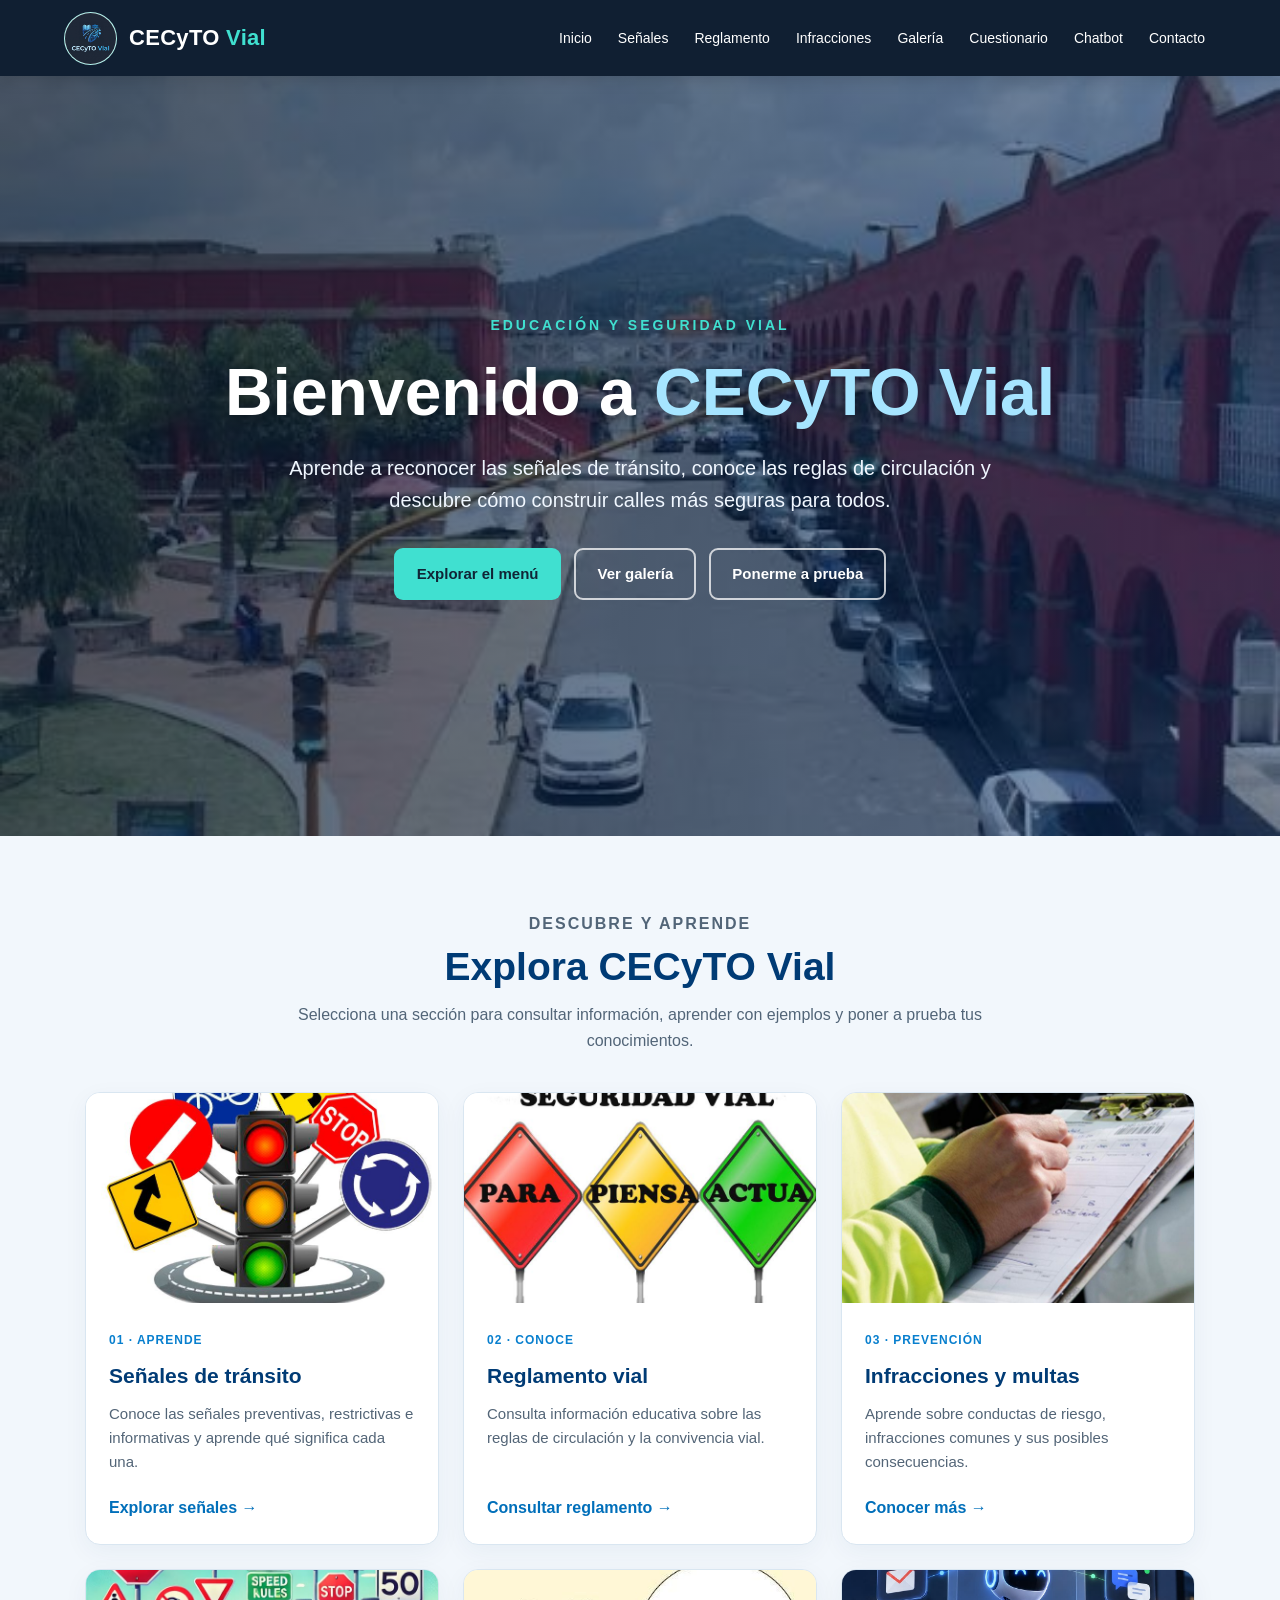
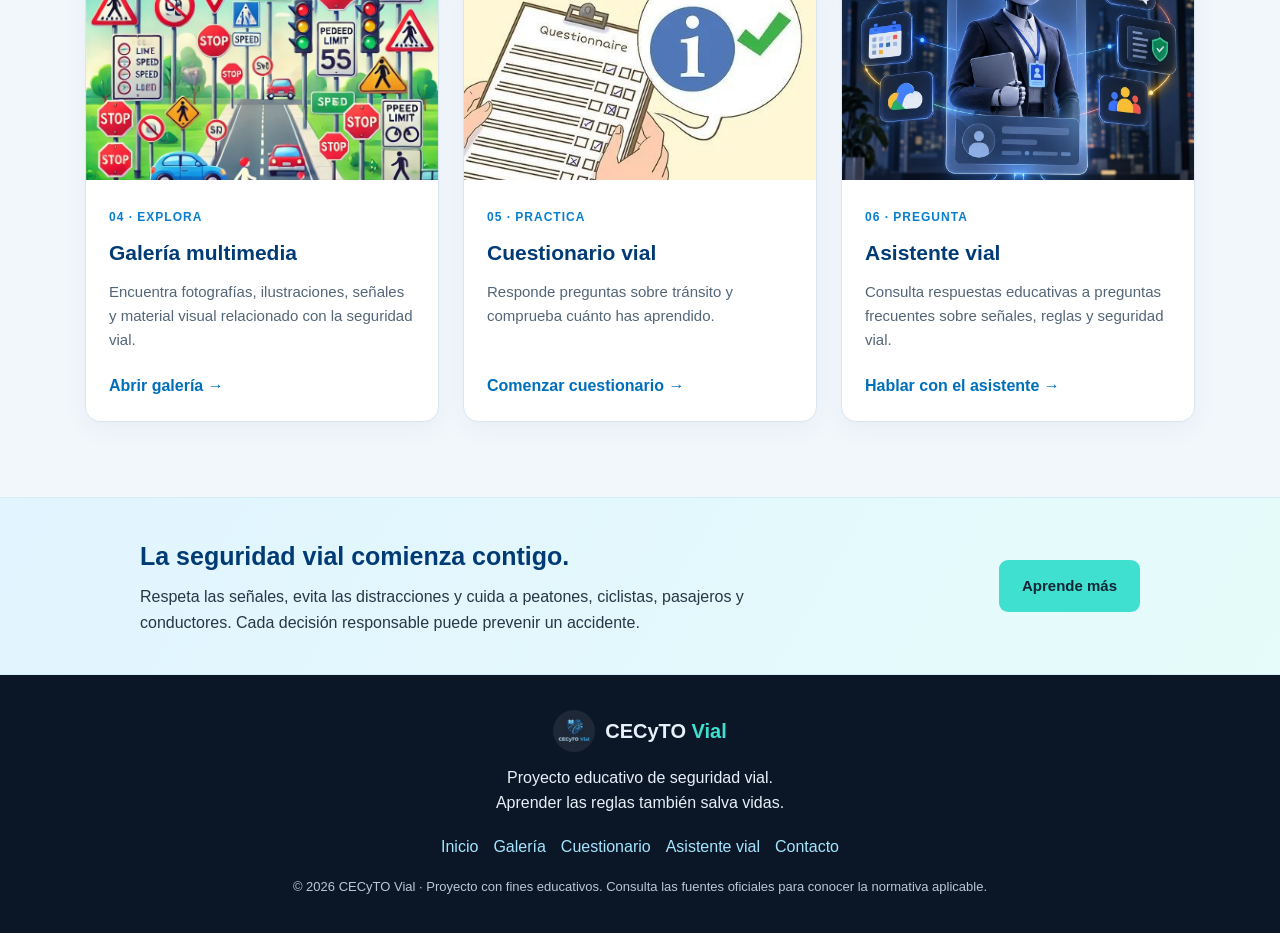
<file: index.html>
<!DOCTYPE html>
<html lang="es">
<head>
  <meta charset="UTF-8">
  <meta name="viewport" content="width=device-width, initial-scale=1.0">
  <meta name="theme-color" content="#102033">
  <meta name="description" content="CECyTO Vial: aprende sobre señales de tránsito, reglamento y seguridad vial.">

  <title>CECyTO Vial | Educación y seguridad vial</title>

  <style>
    :root {
      --azul: #087fce;
      --azul-oscuro: #003b75;
      --marino: #101f32;
      --turquesa: #40e0d0;
      --celeste: #a6e5ff;
      --fondo: #f2f7fc;
      --blanco: #ffffff;
      --texto: #263747;
      --borde: #d9e6f1;
    }

    * {
      margin: 0;
      padding: 0;
      box-sizing: border-box;
    }

    html {
      scroll-behavior: smooth;
      scroll-padding-top: 90px;
    }

    body {
      font-family: Arial, Helvetica, sans-serif;
      background: var(--fondo);
      color: var(--texto);
      line-height: 1.6;
    }

    a {
      -webkit-tap-highlight-color: transparent;
    }

    /* MENÚ SUPERIOR */

    .barra-superior {
      position: sticky;
      top: 0;
      z-index: 1000;
      width: 100%;
      min-height: 76px;
      padding: 10px 5%;
      background: var(--marino);
      display: flex;
      align-items: center;
      justify-content: space-between;
      gap: 20px;
      box-shadow: 0 3px 15px #00000025;
    }

    .marca {
      display: flex;
      align-items: center;
      gap: 12px;
      color: var(--blanco);
      text-decoration: none;
      flex-shrink: 0;
    }

    .logo-imagen {
      width: 53px;
      height: 53px;
      object-fit: contain;
      border-radius: 50%;
      background: white;
      border: 1px solid #40e0d066;
    }

    .marca-texto {
      font-size: 22px;
      font-weight: 800;
      letter-spacing: 0.3px;
    }

    .marca-texto span {
      color: var(--turquesa);
    }

    .menu {
      display: flex;
      align-items: center;
      justify-content: flex-end;
      gap: 4px;
      flex-wrap: wrap;
    }

    .menu a {
      padding: 10px 11px;
      color: white;
      font-size: 14px;
      text-decoration: none;
      border-radius: 7px;
      transition: background 0.2s, color 0.2s;
    }

    .menu a:hover,
    .menu a:focus-visible {
      background: #ffffff20;
      color: var(--turquesa);
      outline: none;
    }

    .boton-menu {
      display: none;
      border: 1px solid #ffffff55;
      background: transparent;
      color: white;
      border-radius: 8px;
      padding: 9px 12px;
      font-size: 23px;
      cursor: pointer;
    }

    /* PORTADA CON IMAGEN DE FONDO */

    .portada {
      min-height: 650px;
      min-height: min(760px, calc(100svh - 76px));

      position: relative;
      display: flex;
      align-items: center;
      justify-content: center;
      text-align: center;
      padding: 80px 6%;
      color: white;

      /* AQUÍ CAMBIAS EL NOMBRE DE TU IMAGEN */
      background-image:
        linear-gradient(
          110deg,
          rgba(7, 24, 44, 0.72),
          rgba(0, 48, 110, 0.48)
        ),
        url("fondo v.jpeg");

      background-position: center;
      background-size: cover;
      background-repeat: no-repeat;
      background-color: #18344e;
    }

    .contenido-portada {
      position: relative;
      z-index: 1;
      width: 100%;
      max-width: 950px;
      margin: auto;
    }

    .etiqueta {
      display: inline-block;
      margin-bottom: 20px;
      color: var(--turquesa);
      font-size: 14px;
      font-weight: bold;
      letter-spacing: 3px;
      text-transform: uppercase;
    }

    .portada h1 {
      margin-bottom: 22px;
      font-size: clamp(37px, 6vw, 66px);
      line-height: 1.12;
      text-shadow: 0 3px 15px #00000045;
    }

    .portada h1 span {
      color: var(--celeste);
    }

    .descripcion-portada {
      max-width: 720px;
      margin: 0 auto;
      font-size: clamp(16px, 2vw, 20px);
      color: #f0f7ff;
    }

    .botones-portada {
      margin-top: 32px;
      display: flex;
      justify-content: center;
      flex-wrap: wrap;
      gap: 13px;
    }

    .boton {
      display: inline-flex;
      align-items: center;
      justify-content: center;
      min-height: 48px;
      padding: 12px 21px;
      border: 2px solid transparent;
      border-radius: 9px;
      background: var(--turquesa);
      color: #102536;
      font-size: 15px;
      font-weight: bold;
      text-decoration: none;
      cursor: pointer;
      transition: transform 0.2s, background 0.2s;
    }

    .boton:hover {
      transform: translateY(-3px);
      background: #77f1e5;
    }

    .boton-contorno {
      background: transparent;
      color: white;
      border-color: #ffffffbd;
    }

    .boton-contorno:hover {
      background: #ffffff20;
      color: white;
    }

    /* SECCIONES */

    main {
      width: 100%;
    }

    .seccion {
      width: min(1160px, 100%);
      margin: auto;
      padding: 75px 25px;
    }

    .encabezado-seccion {
      max-width: 750px;
      margin: 0 auto 38px;
      text-align: center;
    }

    .subtitulo {
      margin-bottom: 7px;
      color: var(--azul);
      font-size: 13px;
      font-weight: bold;
      letter-spacing: 2px;
      text-transform: uppercase;
    }

    .encabezado-seccion h2 {
      margin-bottom: 12px;
      color: var(--azul-oscuro);
      font-size: clamp(28px, 4vw, 39px);
      line-height: 1.2;
    }

    .encabezado-seccion p {
      color: #526578;
      font-size: 16px;
    }

    /* TARJETAS */

    .rejilla {
      display: grid;
      grid-template-columns: repeat(3, minmax(0, 1fr));
      gap: 24px;
    }

    .tarjeta {
      overflow: hidden;
      background: white;
      border: 1px solid var(--borde);
      border-radius: 15px;
      box-shadow: 0 7px 24px #173c5b0d;
      transition: transform 0.25s, box-shadow 0.25s;
    }

    .tarjeta:hover {
      transform: translateY(-5px);
      box-shadow: 0 12px 28px #173c5b18;
    }

    .imagen-tarjeta {
      display: block;
      width: 100%;
      height: 210px;
      object-fit: cover;
      background: linear-gradient(135deg, #d7efff, #a7d9f5);
      color: #173b5c;
      text-align: center;
    }

    .tarjeta-contenido {
      padding: 23px;
    }

    .numero-tarjeta {
      display: inline-block;
      margin-bottom: 9px;
      color: var(--azul);
      font-size: 12px;
      font-weight: bold;
      letter-spacing: 1px;
    }

    .tarjeta h3 {
      margin-bottom: 10px;
      color: var(--azul-oscuro);
      font-size: 21px;
    }

    .tarjeta p {
      min-height: 75px;
      margin-bottom: 18px;
      color: #536577;
      font-size: 15px;
    }

    .enlace-tarjeta {
      display: inline-block;
      color: #006fba;
      font-weight: bold;
      text-decoration: none;
    }

    .enlace-tarjeta:hover {
      color: #003b75;
      text-decoration: underline;
    }

    /* RECORDATORIO */

    .recordatorio {
      padding: 38px 25px;
      background: linear-gradient(120deg, #e1f4ff, #e5fcfa);
      border-top: 1px solid #d4edf7;
      border-bottom: 1px solid #d4edf7;
    }

    .recordatorio-interior {
      max-width: 1000px;
      margin: auto;
      display: flex;
      align-items: center;
      justify-content: space-between;
      gap: 25px;
    }

    .recordatorio h2 {
      margin-bottom: 8px;
      color: var(--azul-oscuro);
      font-size: 25px;
    }

    .recordatorio p {
      max-width: 680px;
    }

    /* PIE DE PÁGINA */

    footer {
      padding: 35px 20px;
      background: #0b1726;
      color: #e8f1fa;
      text-align: center;
    }

    .logo-pie {
      display: flex;
      justify-content: center;
      align-items: center;
      gap: 10px;
      margin-bottom: 13px;
    }

    .logo-pie img {
      width: 42px;
      height: 42px;
      object-fit: contain;
      border-radius: 50%;
    }

    .logo-pie strong {
      font-size: 20px;
    }

    .logo-pie span {
      color: var(--turquesa);
    }

    .enlaces-pie {
      display: flex;
      flex-wrap: wrap;
      justify-content: center;
      gap: 15px;
      margin: 18px 0;
    }

    .enlaces-pie a {
      color: var(--celeste);
      text-decoration: none;
    }

    .enlaces-pie a:hover {
      text-decoration: underline;
    }

    .derechos {
      margin-top: 15px;
      color: #b9c7d6;
      font-size: 13px;
    }

    /* ADAPTACIÓN A CELULARES */

    @media (max-width: 1000px) {
      .barra-superior {
        padding: 10px 4%;
      }

      .boton-menu {
        display: block;
      }

      .menu {
        display: none;
        position: absolute;
        top: 100%;
        left: 0;
        width: 100%;
        padding: 12px 5% 18px;
        background: var(--marino);
        border-top: 1px solid #ffffff20;
        flex-direction: column;
        align-items: stretch;
      }

      .menu.abierto {
        display: flex;
      }

      .menu a {
        padding: 12px;
        text-align: center;
      }

      .rejilla {
        grid-template-columns: repeat(2, minmax(0, 1fr));
      }
    }

    @media (max-width: 600px) {
      .barra-superior {
        min-height: 70px;
      }

      .logo-imagen {
        width: 45px;
        height: 45px;
      }

      .marca-texto {
        font-size: 19px;
      }

      .portada {
        min-height: 590px;
        padding: 65px 20px;
      }

      .etiqueta {
        font-size: 11px;
        letter-spacing: 2px;
      }

      .portada h1 {
        font-size: clamp(35px, 10vw, 48px);
      }

      .botones-portada {
        flex-direction: column;
        align-items: stretch;
        max-width: 320px;
        margin: 28px auto 0;
      }

      .seccion {
        padding: 52px 17px;
      }

      .rejilla {
        grid-template-columns: 1fr;
        gap: 20px;
      }

      .imagen-tarjeta {
        height: 220px;
      }

      .tarjeta p {
        min-height: 0;
      }

      .recordatorio-interior {
        flex-direction: column;
        align-items: flex-start;
      }
    }

    @media (prefers-reduced-motion: reduce) {
      html {
        scroll-behavior: auto;
      }

      *,
      *::before,
      *::after {
        transition-duration: 0.01ms !important;
      }
    }
  </style>
</head>

<body>

  <!-- MENÚ PRINCIPAL -->
  <header class="barra-superior">

    <a class="marca" href="index.html" aria-label="CECyTO Vial, inicio">
      <img
        class="logo-imagen"
        src="logo cecyto.jpeg"
        alt="Logo de CECyTO Vial"
      >

      <span class="marca-texto">
        CECyTO <span>Vial</span>
      </span>
    </a>

    <button
      class="boton-menu"
      id="botonMenu"
      type="button"
      aria-label="Abrir menú de navegación"
      aria-expanded="false"
      aria-controls="menuPrincipal"
    >
      ☰
    </button>

    <nav class="menu" id="menuPrincipal" aria-label="Menú principal">
      <a href="index.html">Inicio</a>
      <a href="senales.html">Señales</a>
      <a href="reglamento.html">Reglamento</a>
      <a href="infracciones.html">Infracciones</a>
      <a href="galeria.html">Galería</a>
      <a href="cuestionario.html">Cuestionario</a>
      <a href="chatbot.html">Chatbot</a>
      <a href="contacto.html">Contacto</a>
    </nav>

  </header>

  <!-- PORTADA -->
  <section class="portada" id="inicio">

    <div class="contenido-portada">

      <span class="etiqueta">Educación y seguridad vial</span>

      <h1>
        Bienvenido a <span>CECyTO Vial</span>
      </h1>

      <p class="descripcion-portada">
        Aprende a reconocer las señales de tránsito, conoce las reglas
        de circulación y descubre cómo construir calles más seguras
        para todos.
      </p>

      <div class="botones-portada">
        <a href="#explorar" class="boton">Explorar el menú</a>

        <a href="galeria.html" class="boton boton-contorno">
          Ver galería
        </a>

        <a href="cuestionario.html" class="boton boton-contorno">
          Ponerme a prueba
        </a>
      </div>

    </div>
  </section>

  <main>

    <!-- SECCIONES PRINCIPALES -->
    <section class="seccion" id="explorar">

      <div class="encabezado-seccion">
        <p class="subtitulo">Descubre y aprende</p>

        <h2>Explora CECyTO Vial</h2>

        <p>
          Selecciona una sección para consultar información,
          aprender con ejemplos y poner a prueba tus conocimientos.
        </p>
      </div>

      <div class="rejilla">

        <article class="tarjeta">
          <img
            class="imagen-tarjeta"
            src="señales.jpeg"
            alt="Señales de tránsito"
            loading="lazy"
          >

          <div class="tarjeta-contenido">
            <span class="numero-tarjeta">01 · APRENDE</span>
            <h3>Señales de tránsito</h3>

            <p>
              Conoce las señales preventivas, restrictivas e
              informativas y aprende qué significa cada una.
            </p>

            <a class="enlace-tarjeta" href="senales.html">
              Explorar señales →
            </a>
          </div>
        </article>

        <article class="tarjeta">
          <img
            class="imagen-tarjeta"
            src="r - vial.jpeg"
            alt="Reglamento vial"
            loading="lazy"
          >

          <div class="tarjeta-contenido">
            <span class="numero-tarjeta">02 · CONOCE</span>
            <h3>Reglamento vial</h3>

            <p>
              Consulta información educativa sobre las reglas
              de circulación y la convivencia vial.
            </p>

            <a class="enlace-tarjeta" href="reglamento.html">
              Consultar reglamento →
            </a>
          </div>
        </article>

        <article class="tarjeta">
          <img
            class="imagen-tarjeta"
            src="infra.jpeg"
            alt="Infracciones de tránsito"
            loading="lazy"
          >

          <div class="tarjeta-contenido">
            <span class="numero-tarjeta">03 · PREVENCIÓN</span>
            <h3>Infracciones y multas</h3>

            <p>
              Aprende sobre conductas de riesgo, infracciones
              comunes y sus posibles consecuencias.
            </p>

            <a class="enlace-tarjeta" href="infracciones.html">
              Conocer más →
            </a>
          </div>
        </article>

        <article class="tarjeta">
          <img
            class="imagen-tarjeta"
            src="gal.jpeg"
            alt="Galería de educación vial"
            loading="lazy"
          >

          <div class="tarjeta-contenido">
            <span class="numero-tarjeta">04 · EXPLORA</span>
            <h3>Galería multimedia</h3>

            <p>
              Encuentra fotografías, ilustraciones, señales
              y material visual relacionado con la seguridad vial.
            </p>

            <a class="enlace-tarjeta" href="galeria.html">
              Abrir galería →
            </a>
          </div>
        </article>

        <article class="tarjeta">
          <img
            class="imagen-tarjeta"
            src="cuesti.jpeg"
            alt="Cuestionario de seguridad vial"
            loading="lazy"
          >

          <div class="tarjeta-contenido">
            <span class="numero-tarjeta">05 · PRACTICA</span>
            <h3>Cuestionario vial</h3>

            <p>
              Responde preguntas sobre tránsito y comprueba
              cuánto has aprendido.
            </p>

            <a class="enlace-tarjeta" href="cuestionario.html">
              Comenzar cuestionario →
            </a>
          </div>
        </article>

        <article class="tarjeta">
          <img
            class="imagen-tarjeta"
            src="chat.jpeg"
            alt="Asistente virtual de educación vial"
            loading="lazy"
          >

          <div class="tarjeta-contenido">
            <span class="numero-tarjeta">06 · PREGUNTA</span>
            <h3>Asistente vial</h3>

            <p>
              Consulta respuestas educativas a preguntas frecuentes
              sobre señales, reglas y seguridad vial.
            </p>

            <a class="enlace-tarjeta" href="chatbot.html">
              Hablar con el asistente →
            </a>
          </div>
        </article>

      </div>
    </section>

    <!-- RECORDATORIO DE SEGURIDAD -->
    <section class="recordatorio">

      <div class="recordatorio-interior">

        <div>
          <h2>La seguridad vial comienza contigo.</h2>

          <p>
            Respeta las señales, evita las distracciones y cuida
            a peatones, ciclistas, pasajeros y conductores.
            Cada decisión responsable puede prevenir un accidente.
          </p>
        </div>

        <a href="reglamento.html" class="boton">
          Aprende más
        </a>

      </div>

    </section>

  </main>

  <!-- PIE DE PÁGINA -->
  <footer>

    <div class="logo-pie">
      <img
        src="logo cecyto.jpeg"
        alt="Logo de CECyTO Vial"
        loading="lazy"
      >

      <strong>CECyTO <span>Vial</span></strong>
    </div>

    <p>Proyecto educativo de seguridad vial.</p>
    <p>Aprender las reglas también salva vidas.</p>

    <nav class="enlaces-pie" aria-label="Enlaces del pie de página">
      <a href="index.html">Inicio</a>
      <a href="galeria.html">Galería</a>
      <a href="cuestionario.html">Cuestionario</a>
      <a href="chatbot.html">Asistente vial</a>
      <a href="contacto.html">Contacto</a>
    </nav>

    <p class="derechos">
      © 2026 CECyTO Vial · Proyecto con fines educativos.
      Consulta las fuentes oficiales para conocer la normativa aplicable.
    </p>

  </footer>

  <!-- MENÚ PARA CELULARES -->
  <script>
    const botonMenu = document.getElementById("botonMenu");
    const menuPrincipal = document.getElementById("menuPrincipal");

    botonMenu.addEventListener("click", function () {
      const estaAbierto = menuPrincipal.classList.toggle("abierto");

      botonMenu.setAttribute("aria-expanded", estaAbierto);

      botonMenu.setAttribute(
        "aria-label",
        estaAbierto
          ? "Cerrar menú de navegación"
          : "Abrir menú de navegación"
      );

      botonMenu.textContent = estaAbierto ? "✕" : "☰";
    });

    menuPrincipal.querySelectorAll("a").forEach(function (enlace) {
      enlace.addEventListener("click", function () {
        menuPrincipal.classList.remove("abierto");
        botonMenu.setAttribute("aria-expanded", "false");
        botonMenu.setAttribute("aria-label", "Abrir menú de navegación");
        botonMenu.textContent = "☰";
      });
    });
  </script>

</body>
</html>
</file>
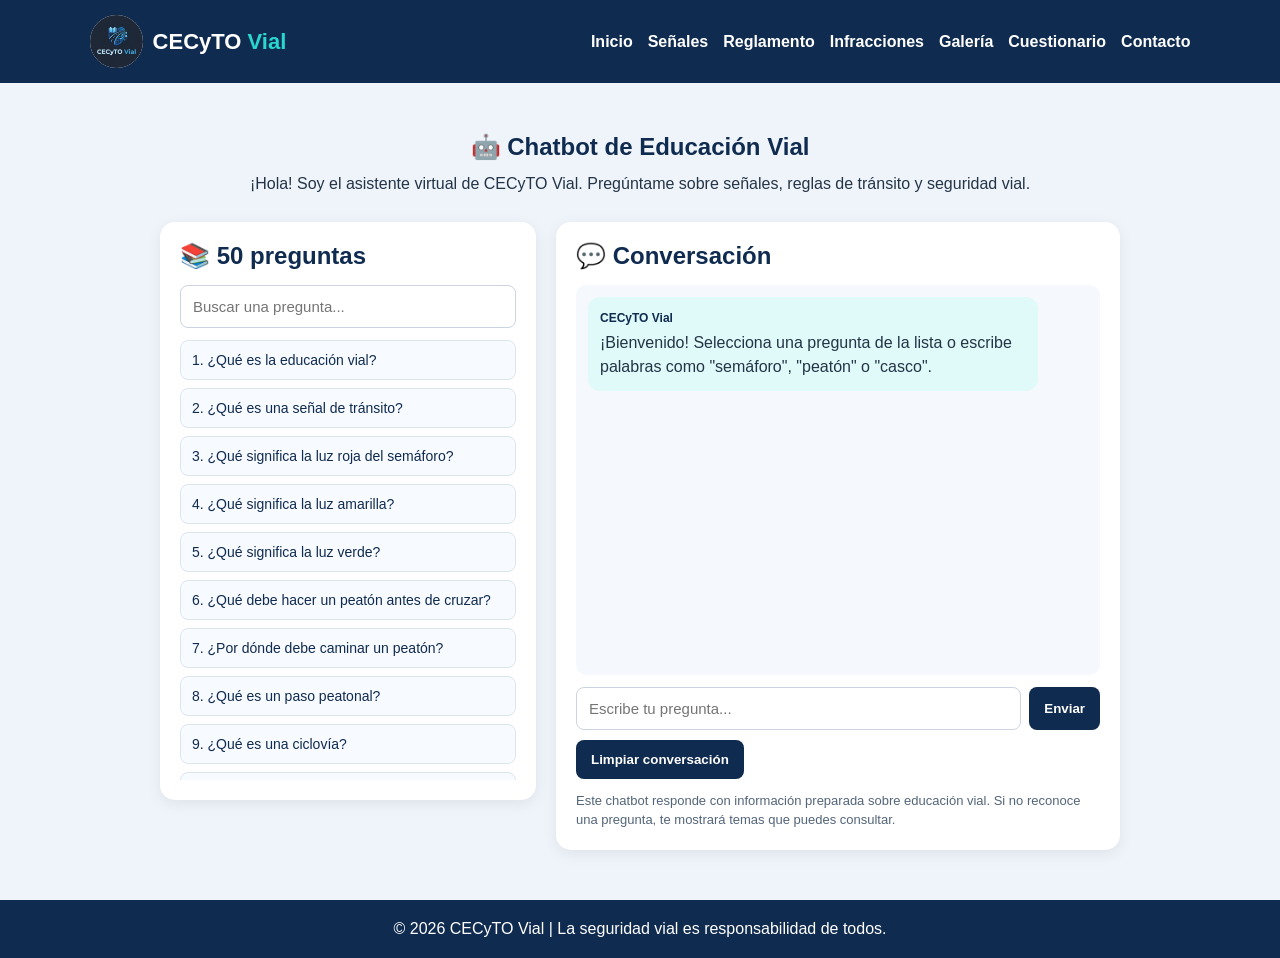
<file: chatbot.html>
<!DOCTYPE html>
<html lang="es">
<head>
<meta charset="UTF-8">
<meta name="viewport" content="width=device-width, initial-scale=1.0">
<title>Chatbot | CECyTO Vial</title>

<style>
:root {
    --azul: #102b50;
    --azul-claro: #174a7e;
    --turquesa: #28d7d0;
    --fondo: #eef4fa;
    --blanco: #ffffff;
}

* {
    margin: 0;
    padding: 0;
    box-sizing: border-box;
}

body {
    font-family: Arial, sans-serif;
    background: var(--fondo);
    color: #243447;
}

header {
    background: var(--azul);
    color: white;
    padding: 15px 7%;
    display: flex;
    align-items: center;
    justify-content: space-between;
    flex-wrap: wrap;
    gap: 15px;
}

.logo {
    display: flex;
    align-items: center;
    gap: 10px;
    font-size: 22px;
    font-weight: bold;
    color: white;
    text-decoration: none;
}

.logo img {
    width: 53px;
    height: 53px;
    object-fit: contain;
    border-radius: 50%;
    background: white;
    flex-shrink: 0;
}

.logo-texto span {
    color: var(--turquesa);
}

nav {
    display: flex;
    flex-wrap: wrap;
    gap: 15px;
}

nav a {
    color: white;
    text-decoration: none;
    font-weight: bold;
}

nav a:hover {
    color: var(--turquesa);
}

main {
    max-width: 1000px;
    margin: 30px auto;
    padding: 20px;
}

.intro {
    text-align: center;
    margin-bottom: 25px;
}

.intro h1 {
    color: var(--azul);
    margin-bottom: 10px;
}

.intro p {
    line-height: 1.6;
}

.contenedor {
    display: grid;
    grid-template-columns: 1fr 1.5fr;
    gap: 20px;
    align-items: start;
}

.panel {
    background: white;
    padding: 20px;
    border-radius: 15px;
    box-shadow: 0 4px 15px #00000012;
}

.panel h2 {
    color: var(--azul);
    margin-bottom: 15px;
}

#buscador {
    width: 100%;
    padding: 12px;
    border: 1px solid #cbd5e1;
    border-radius: 8px;
    margin-bottom: 12px;
    font-size: 15px;
}

#preguntas {
    display: flex;
    flex-direction: column;
    gap: 8px;
    max-height: 440px;
    overflow-y: auto;
}

.pregunta {
    text-align: left;
    padding: 11px;
    border: 1px solid #dce5ef;
    border-radius: 8px;
    background: #f7faff;
    color: var(--azul);
    cursor: pointer;
    font-size: 14px;
}

.pregunta:hover {
    background: #dffaf8;
    border-color: var(--turquesa);
}

#chat {
    height: 390px;
    overflow-y: auto;
    padding: 12px;
    background: #f5f8fc;
    border-radius: 10px;
    margin-bottom: 12px;
    display: flex;
    flex-direction: column;
    gap: 12px;
}

.mensaje {
    padding: 12px;
    border-radius: 12px;
    max-width: 90%;
    line-height: 1.5;
    overflow-wrap: anywhere;
}

.bot {
    background: #dffaf8;
    align-self: flex-start;
}

.usuario {
    background: #dce8fa;
    align-self: flex-end;
}

.etiqueta {
    display: block;
    font-size: 12px;
    font-weight: bold;
    margin-bottom: 4px;
    color: var(--azul);
}

#formulario {
    display: flex;
    gap: 8px;
}

#entrada {
    flex: 1;
    min-width: 0;
    padding: 12px;
    border: 1px solid #cbd5e1;
    border-radius: 8px;
    font-size: 15px;
}

button.enviar, button.limpiar {
    border: none;
    padding: 12px 15px;
    border-radius: 8px;
    background: var(--azul);
    color: white;
    cursor: pointer;
    font-weight: bold;
}

button.enviar:hover, button.limpiar:hover {
    background: var(--azul-claro);
}

.limpiar {
    margin-top: 10px;
}

.nota {
    font-size: 13px;
    color: #536579;
    margin-top: 12px;
    line-height: 1.5;
}

footer {
    text-align: center;
    background: var(--azul);
    color: white;
    padding: 20px;
    margin-top: 30px;
}

@media (max-width: 750px) {
    header {
        justify-content: center;
    }

    nav {
        justify-content: center;
    }

    .contenedor {
        grid-template-columns: 1fr;
    }

    #preguntas {
        max-height: 300px;
    }
}
</style>
</head>

<body>

<header>
    <a class="logo" href="index.html">
        <img src="logo cecyto.jpeg" alt="Logo de CECyTO Vial">
        <span class="logo-texto">CECyTO <span>Vial</span></span>
    </a>

    <nav>
        <a href="index.html">Inicio</a>
        <a href="senales.html">Señales</a>
        <a href="reglamento.html">Reglamento</a>
        <a href="infracciones.html">Infracciones</a>
        <a href="galeria.html">Galería</a>
        <a href="cuestionario.html">Cuestionario</a>
        <a href="contacto.html">Contacto</a>
    </nav>
</header>

<main>
    <section class="intro">
        <h1>🤖 Chatbot de Educación Vial</h1>
        <p>¡Hola! Soy el asistente virtual de CECyTO Vial.
        Pregúntame sobre señales, reglas de tránsito y seguridad vial.</p>
    </section>

    <div class="contenedor">

        <section class="panel">
            <h2>📚 50 preguntas</h2>
            <input type="search" id="buscador"
                   placeholder="Buscar una pregunta..."
                   aria-label="Buscar preguntas">

            <div id="preguntas"></div>
        </section>

        <section class="panel">
            <h2>💬 Conversación</h2>

            <div id="chat" aria-live="polite">
                <div class="mensaje bot">
                    <span class="etiqueta">CECyTO Vial</span>
                    ¡Bienvenido! Selecciona una pregunta de la lista
                    o escribe palabras como "semáforo", "peatón" o "casco".
                </div>
            </div>

            <form id="formulario">
                <input id="entrada" type="text"
                       placeholder="Escribe tu pregunta..."
                       autocomplete="off"
                       aria-label="Escribe tu pregunta"
                       required>
                <button class="enviar" type="submit">Enviar</button>
            </form>

            <button class="limpiar" type="button" id="limpiar">
                Limpiar conversación
            </button>

            <p class="nota">
                Este chatbot responde con información preparada sobre
                educación vial. Si no reconoce una pregunta, te mostrará
                temas que puedes consultar.
            </p>
        </section>

    </div>
</main>

<footer>
    <p>© 2026 CECyTO Vial | La seguridad vial es responsabilidad de todos.</p>
</footer>

<script>
const datos = [
["¿Qué es la educación vial?",
"La educación vial enseña las reglas, señales y conductas necesarias para desplazarnos de manera segura."],

["¿Qué es una señal de tránsito?",
"Es un elemento que informa, advierte o indica obligaciones a los usuarios de la vía."],

["¿Qué significa la luz roja del semáforo?",
"Indica detenerse antes de la línea de alto o del cruce peatonal."],

["¿Qué significa la luz amarilla?",
"Advierte que el semáforo cambiará. Debes detenerte si puedes hacerlo de forma segura."],

["¿Qué significa la luz verde?",
"Permite avanzar cuando la vía está libre y es seguro hacerlo."],

["¿Qué debe hacer un peatón antes de cruzar?",
"Mirar a ambos lados, usar el cruce peatonal cuando exista y respetar las señales."],

["¿Por dónde debe caminar un peatón?",
"Preferentemente por las banquetas o zonas peatonales."],

["¿Qué es un paso peatonal?",
"Es una zona señalizada o designada para que los peatones crucen la calle."],

["¿Qué es una ciclovía?",
"Es un espacio destinado a la circulación de bicicletas, según la señalización correspondiente."],

["¿Para qué sirve el cinturón de seguridad?",
"Ayuda a mantener a los ocupantes en su lugar y reduce el riesgo de lesiones en un choque."],

["¿Por qué se debe usar casco en motocicleta?",
"Porque protege la cabeza y puede disminuir la gravedad de las lesiones."],

["¿Se debe usar el celular mientras se conduce?",
"No. Distrae la atención y aumenta el riesgo de un accidente."],

["¿Qué es la conducción preventiva?",
"Es conducir anticipando posibles riesgos y actuando para evitar accidentes."],

["¿Qué es la distancia de seguridad?",
"Es el espacio suficiente entre vehículos para poder reaccionar y frenar a tiempo."],

["¿Qué se debe hacer antes de cambiar de carril?",
"Revisar espejos y puntos ciegos, señalizar y cambiar solo cuando sea seguro."],

["¿Para qué sirven las direccionales?",
"Para avisar a los demás usuarios que se va a girar o cambiar de carril."],

["¿Qué es un punto ciego?",
"Es una zona alrededor del vehículo que el conductor no puede ver directamente con facilidad."],

["¿Qué se debe hacer al acercarse a una escuela?",
"Reducir la velocidad, prestar atención y estar preparado para la presencia de niños."],

["¿Qué hacer al escuchar una sirena de emergencia?",
"Facilitar el paso del vehículo de emergencia conforme a las reglas locales y sin realizar maniobras peligrosas."],

["¿Qué es el límite de velocidad?",
"Es la velocidad máxima o mínima establecida para una vía, según la señalización y las normas aplicables."],

["¿Por qué es peligroso conducir a exceso de velocidad?",
"Porque reduce el tiempo de reacción y aumenta la distancia de frenado y la gravedad de los choques."],

["¿Qué es una infracción de tránsito?",
"Es el incumplimiento de una norma de tránsito que puede generar una sanción."],

["¿Qué documentos puede necesitar un conductor?",
"Los que exijan las normas locales, como licencia vigente y documentos del vehículo."],

["¿Qué debe hacerse antes de arrancar un automóvil?",
"Ajustar asiento y espejos, colocarse el cinturón y comprobar que sea seguro iniciar la marcha."],

["¿Qué es una glorieta?",
"Es una intersección circular donde se debe respetar la señalización y ceder el paso según corresponda."],

["¿Qué significa una señal de alto?",
"Ordena detener completamente el vehículo y continuar solo cuando sea seguro."],

["¿Qué indican generalmente las señales preventivas?",
"Advierten sobre peligros o condiciones que requieren precaución."],

["¿Qué indican las señales restrictivas?",
"Comunican prohibiciones, límites u obligaciones de tránsito."],

["¿Qué indican las señales informativas?",
"Orientan sobre destinos, servicios, rutas o lugares de interés."],

["¿Qué hacer si llueve mientras conduces?",
"Reducir la velocidad, aumentar la distancia de seguridad y evitar frenadas bruscas."],

["¿Cómo se debe conducir de noche?",
"Con luces adecuadas, velocidad prudente y atención a peatones, ciclistas y obstáculos."],

["¿Qué es la fatiga al conducir?",
"Es el cansancio que disminuye la atención y la capacidad de reaccionar."],

["¿Es seguro conducir después de consumir alcohol?",
"No. El alcohol afecta los reflejos, el juicio y la coordinación. Elige transporte seguro."],

["¿Qué hacer si ocurre un accidente?",
"Proteger la zona sin exponerte a peligro, solicitar ayuda de emergencia y seguir las indicaciones de las autoridades."],

["¿Qué es la movilidad sustentable?",
"Es desplazarse procurando reducir el impacto ambiental, por ejemplo caminando, en bicicleta o usando transporte público."],

["¿Qué debe hacer un ciclista al circular?",
"Respetar las señales, hacerse visible y usar los espacios permitidos según las reglas locales."],

["¿Qué es el transporte público?",
"Es el servicio de transporte disponible para la población mediante rutas y condiciones establecidas."],

["¿Por qué es importante respetar las señales?",
"Porque organizan la circulación, comunican riesgos y ayudan a prevenir accidentes."],

["¿Qué significa ceder el paso?",
"Permitir que otro usuario avance primero cuando las reglas o las condiciones de seguridad así lo indiquen."],

["¿Qué es un cruce de caminos?",
"Es el lugar donde se encuentran o intersectan dos o más vías."],

["¿Qué debe hacer un conductor al ver una ambulancia?",
"Facilitar su paso de forma segura y conforme a las normas de tránsito."],

["¿Cómo se puede evitar un accidente vial?",
"Respetando las señales, manteniendo la atención, controlando la velocidad y evitando distracciones."],

["¿Qué es la seguridad vial?",
"Es el conjunto de medidas y conductas que buscan prevenir lesiones y muertes durante los desplazamientos."],

["¿Por qué no se debe tirar basura desde un vehículo?",
"Porque contamina, puede provocar accidentes y perjudica el entorno."],

["¿Qué debe hacer un pasajero para viajar seguro?",
"Usar el cinturón cuando esté disponible, permanecer sentado y no distraer al conductor."],

["¿Qué es el derecho de vía?",
"Es la prioridad de paso que establecen las normas y señales para determinados usuarios o vehículos."],

["¿Qué hacer si un semáforo no funciona?",
"Reducir la velocidad, extremar precauciones y obedecer las indicaciones de la autoridad y las reglas locales."],

["¿Por qué es importante revisar un vehículo?",
"Porque comprobar frenos, luces, neumáticos y otros elementos ayuda a detectar fallas que pueden causar accidentes."],

["¿Qué es un accidente de tránsito?",
"Es un suceso relacionado con la circulación que puede causar daños materiales, lesiones o muertes."],

["¿Cuál es la responsabilidad de todos en la vía pública?",
"Respetar las normas, cuidar a los demás y actuar con precaución para que todos puedan desplazarse seguros."]
];

const lista = document.getElementById("preguntas");
const chat = document.getElementById("chat");
const entrada = document.getElementById("entrada");
const buscador = document.getElementById("buscador");

function mostrarPreguntas(filtro = "") {
    lista.innerHTML = "";
    const texto = filtro.toLowerCase().trim();

    datos.forEach((dato, indice) => {
        if (dato[0].toLowerCase().includes(texto)) {
            const boton = document.createElement("button");
            boton.className = "pregunta";
            boton.type = "button";
            boton.textContent = (indice + 1) + ". " + dato[0];
            boton.addEventListener("click", () => responder(dato[0], dato[1]));
            lista.appendChild(boton);
        }
    });

    if (!lista.children.length) {
        lista.textContent = "No se encontraron preguntas.";
    }
}

function agregarMensaje(texto, tipo) {
    const mensaje = document.createElement("div");
    mensaje.className = "mensaje " + tipo;

    const etiqueta = document.createElement("span");
    etiqueta.className = "etiqueta";
    etiqueta.textContent = tipo === "usuario" ? "Tú" : "CECyTO Vial";

    const contenido = document.createElement("div");
    contenido.textContent = texto;

    mensaje.appendChild(etiqueta);
    mensaje.appendChild(contenido);
    chat.appendChild(mensaje);
    chat.scrollTop = chat.scrollHeight;
}

function responder(pregunta, respuesta) {
    agregarMensaje(pregunta, "usuario");
    agregarMensaje(respuesta, "bot");
}

function buscarRespuesta(texto) {
    const consulta = texto.toLowerCase()
        .normalize("NFD")
        .replace(/[\u0300-\u036f]/g, "");

    let mejor = null;
    let mejorPuntaje = 0;

    datos.forEach(dato => {
        const pregunta = dato[0].toLowerCase()
            .normalize("NFD")
            .replace(/[\u0300-\u036f]/g, "");

        const palabras = pregunta.split(/[^a-z0-9]+/);
        let puntaje = 0;

        palabras.forEach(palabra => {
            if (palabra.length > 3 && consulta.includes(palabra)) {
                puntaje++;
            }
        });

        if (consulta.includes(pregunta)) {
            puntaje += 5;
        }

        if (puntaje > mejorPuntaje) {
            mejorPuntaje = puntaje;
            mejor = dato;
        }
    });

    if (mejor && mejorPuntaje > 0) {
        return mejor[1];
    }

    return "No encontré una respuesta exacta. Puedes elegir una de las 50 preguntas de la lista o intentar escribir otra palabra, como semáforo, peatón, casco o velocidad.";
}

document.getElementById("formulario").addEventListener("submit", function(evento) {
    evento.preventDefault();

    const texto = entrada.value.trim();
    if (!texto) return;

    agregarMensaje(texto, "usuario");
    agregarMensaje(buscarRespuesta(texto), "bot");
    entrada.value = "";
    entrada.focus();
});

document.getElementById("limpiar").addEventListener("click", function() {
    chat.innerHTML = "";
    agregarMensaje("¡Hola de nuevo! Elige una pregunta de la lista o escribe tu duda sobre educación vial.", "bot");
});

buscador.addEventListener("input", function() {
    mostrarPreguntas(buscador.value);
});

mostrarPreguntas();
</script>

</body>
</html>
</file>
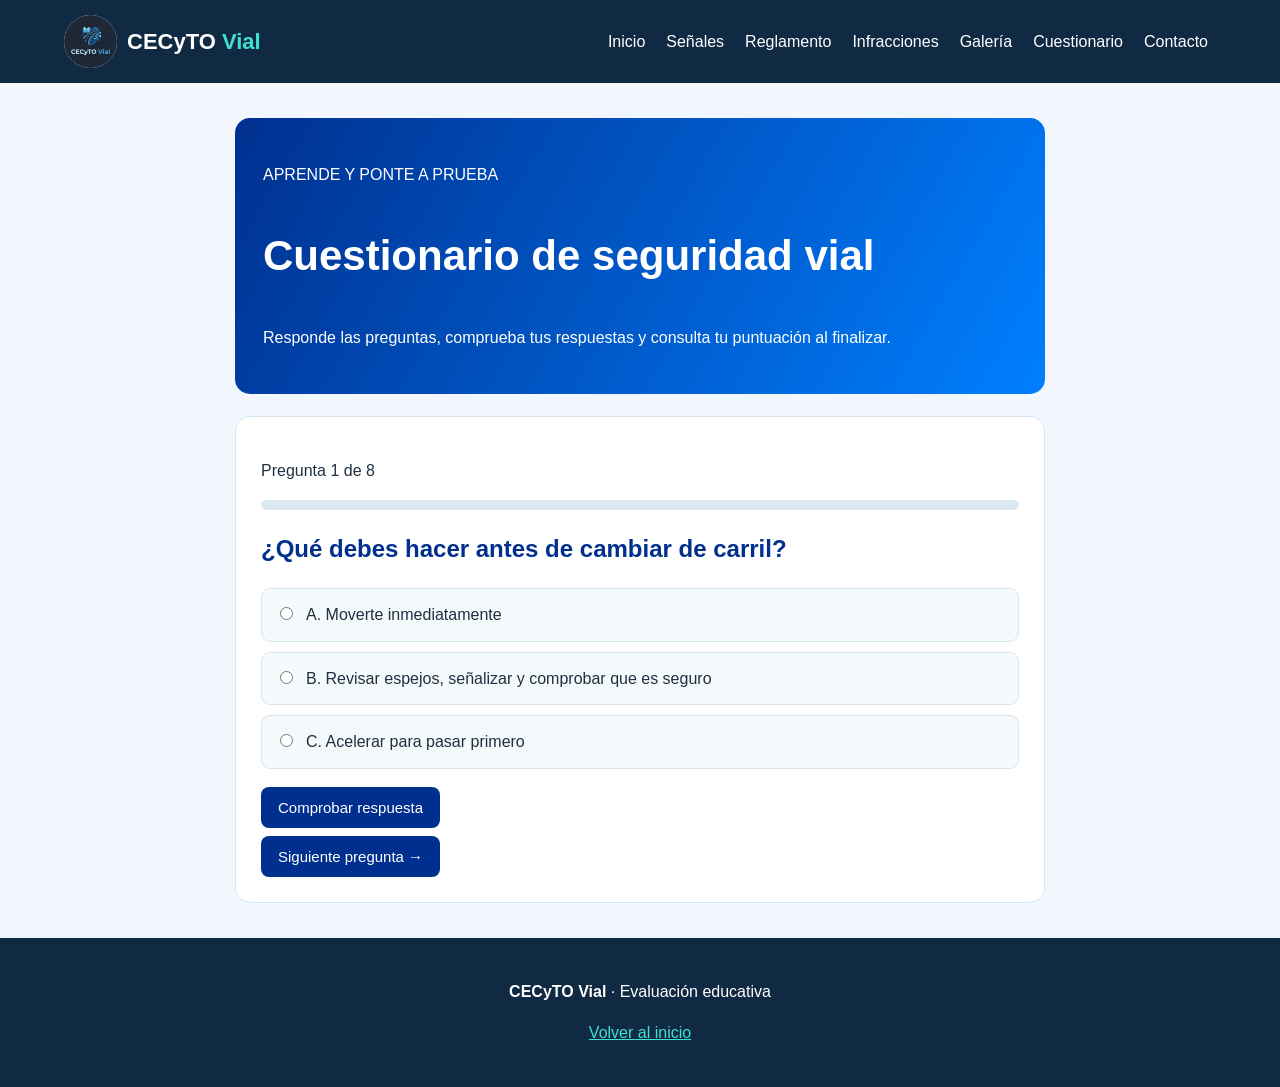
<file: cuestionario.html>
<!DOCTYPE html>
<html lang="es">
<head>
<meta charset="UTF-8">
<meta name="viewport" content="width=device-width, initial-scale=1.0">
<title>CECyTO Vial | Cuestionario</title>

<style>
:root {
  --azul: #007FFF;
  --marino: #00308F;
  --oscuro: #102A43;
  --turquesa: #40E0D0;
  --fondo: #F1F7FC;
}

* { box-sizing: border-box; }

body {
  margin: 0;
  font-family: Arial, sans-serif;
  background: var(--fondo);
  color: #203040;
  line-height: 1.6;
}

header {
  background: var(--oscuro);
  color: white;
  padding: 15px 5%;
  display: flex;
  justify-content: space-between;
  align-items: center;
  gap: 12px;
  flex-wrap: wrap;
}

.logo {
  display: flex;
  align-items: center;
  gap: 10px;
  font-size: 22px;
  font-weight: bold;
  color: white;
  text-decoration: none;
}

.logo img {
  width: 53px;
  height: 53px;
  object-fit: contain;
  border-radius: 50%;
  background: white;
  flex-shrink: 0;
}

.logo-texto { color: white; }
.logo-texto span { color: var(--turquesa); }

nav {
  display: flex;
  flex-wrap: wrap;
  gap: 5px;
}

nav a {
  color: white;
  text-decoration: none;
  padding: 8px;
  border-radius: 7px;
}

nav a:hover { background: #ffffff25; }

main {
  max-width: 850px;
  margin: auto;
  padding: 35px 20px;
}

h1, h2 { color: var(--marino); }

.hero {
  padding: 28px;
  background: linear-gradient(120deg, #00308F, #007FFF);
  color: white;
  border-radius: 15px;
  margin-bottom: 22px;
}

.hero h1 {
  color: white;
  font-size: clamp(30px, 5vw, 42px);
}

.card {
  background: white;
  padding: 25px;
  border: 1px solid #d8e6f0;
  border-radius: 15px;
}

.progreso {
  height: 10px;
  background: #dce8ef;
  border-radius: 20px;
  overflow: hidden;
  margin: 10px 0 20px;
}

#barra {
  height: 100%;
  width: 0;
  background: #008080;
  transition: width .2s;
}

.opcion {
  display: flex;
  gap: 10px;
  align-items: flex-start;
  background: #f4f9fc;
  border: 1px solid #d8e6f0;
  border-radius: 9px;
  padding: 13px;
  margin: 10px 0;
  cursor: pointer;
}

.opcion:hover { background: #e5f6f4; }

.opcion input {
  margin-top: 5px;
  accent-color: var(--marino);
}

.opcion:has(input:disabled) {
  cursor: default;
}

button, .boton {
  display: inline-block;
  background: var(--marino);
  color: white;
  border: 0;
  border-radius: 8px;
  padding: 12px 17px;
  font-size: 15px;
  cursor: pointer;
  text-decoration: none;
  margin: 8px 5px 0 0;
}

button:hover, .boton:hover { background: var(--azul); }

button:disabled {
  opacity: .6;
  cursor: not-allowed;
}

#feedback {
  margin-top: 16px;
  padding: 14px;
  background: #e2f5f0;
  border-radius: 8px;
}

#feedback.error { background: #fff0e8; }

footer {
  text-align: center;
  background: var(--oscuro);
  color: white;
  padding: 25px;
}

footer a { color: var(--turquesa); }

@media (max-width: 600px) {
  header { justify-content: center; }
  .logo { justify-content: center; }
  nav { justify-content: center; }
  main { padding: 25px 14px; }
  .card { padding: 18px; }
}
</style>
</head>

<body>

<header>
  <a class="logo" href="index.html">
    <img src="logo cecyto.jpeg" alt="Logo de CECyTO Vial">
    <span class="logo-texto">CECyTO <span>Vial</span></span>
  </a>

  <nav aria-label="Menú principal">
    <a href="index.html">Inicio</a>
    <a href="senales.html">Señales</a>
    <a href="reglamento.html">Reglamento</a>
    <a href="infracciones.html">Infracciones</a>
    <a href="galeria.html">Galería</a>
    <a href="cuestionario.html">Cuestionario</a>
    <a href="contacto.html">Contacto</a>
  </nav>
</header>

<main>
  <section class="hero">
    <p>APRENDE Y PONTE A PRUEBA</p>
    <h1>Cuestionario de seguridad vial</h1>
    <p>Responde las preguntas, comprueba tus respuestas y consulta tu puntuación al finalizar.</p>
  </section>

  <section class="card">
    <p id="contador">Pregunta 1 de 8</p>

    <div class="progreso">
      <div id="barra"></div>
    </div>

    <h2 id="pregunta"></h2>

    <form id="formulario">
      <div id="opciones"></div>
      <button type="submit" id="comprobar">
        Comprobar respuesta
      </button>
    </form>

    <div id="feedback" role="status" aria-live="polite" hidden></div>

    <button id="siguiente" type="button" hidden>
      Siguiente pregunta →
    </button>
  </section>
</main>

<footer>
  <p><strong>CECyTO Vial</strong> · Evaluación educativa</p>
  <p><a href="index.html">Volver al inicio</a></p>
</footer>

<script>
"use strict";

const preguntas = [
  {
    p: "¿Qué debes hacer antes de cambiar de carril?",
    o: [
      "Moverte inmediatamente",
      "Revisar espejos, señalizar y comprobar que es seguro",
      "Acelerar para pasar primero"
    ],
    c: 1,
    e: "Verifica tu entorno, señaliza y cambia de carril solo cuando sea seguro."
  },
  {
    p: "¿Qué indica una señal de ALTO?",
    o: [
      "Detener completamente la marcha",
      "Acelerar",
      "Estacionarse siempre"
    ],
    c: 0,
    e: "Debes detenerte y continuar cuando sea seguro y esté permitido."
  },
  {
    p: "¿Para qué sirve el cinturón de seguridad?",
    o: [
      "Solo para evitar multas",
      "Ayuda a reducir el riesgo de lesiones en un choque",
      "Solo se utiliza en carretera"
    ],
    c: 1,
    e: "El cinturón ayuda a proteger a los ocupantes del vehículo."
  },
  {
    p: "¿Qué debes hacer si has consumido alcohol?",
    o: [
      "Conducir despacio",
      "Abrir las ventanas",
      "No conducir y buscar transporte seguro"
    ],
    c: 2,
    e: "El alcohol afecta la capacidad para conducir. Busca una alternativa segura."
  },
  {
    p: "¿Qué debes hacer al acercarte a un cruce peatonal?",
    o: [
      "Prestar atención y respetar el paso conforme a las reglas",
      "Acelerar",
      "Usar el teléfono"
    ],
    c: 0,
    e: "Mantente alerta y respeta las reglas de prioridad peatonal."
  },
  {
    p: "¿Qué debes hacer ante una señal de límite de velocidad?",
    o: [
      "Ignorarla si la calle está vacía",
      "Respetar el límite aplicable",
      "Conducir siempre al máximo que permita el vehículo"
    ],
    c: 1,
    e: "Respeta el límite indicado y adapta tu velocidad a las condiciones."
  },
  {
    p: "¿Qué equipo debe utilizar un motociclista para protegerse?",
    o: [
      "Solo una gorra",
      "Un casco adecuado y correctamente abrochado",
      "Audífonos"
    ],
    c: 1,
    e: "El casco adecuado y bien ajustado ayuda a reducir el riesgo de lesiones."
  },
  {
    p: "¿Qué es lo correcto si necesitas leer un mensaje mientras conduces?",
    o: [
      "Leerlo rápidamente",
      "Detenerte en un lugar seguro antes de usar el teléfono",
      "Leerlo en un semáforo sin importar las condiciones"
    ],
    c: 1,
    e: "Evita manipular el teléfono al conducir. Detente de forma segura antes de utilizarlo."
  }
];

let indice = 0;
let puntos = 0;
let respondida = false;

const formulario = document.getElementById("formulario");
const feedback = document.getElementById("feedback");
const botonComprobar = document.getElementById("comprobar");
const botonSiguiente = document.getElementById("siguiente");
const contenedorOpciones = document.getElementById("opciones");

function mostrar() {
  const q = preguntas[indice];

  document.getElementById("contador").textContent =
    `Pregunta ${indice + 1} de ${preguntas.length}`;

  document.getElementById("barra").style.width =
    `${indice / preguntas.length * 100}%`;

  document.getElementById("pregunta").textContent = q.p;

  // Cada opción almacena explícitamente si es correcta.
  contenedorOpciones.replaceChildren();

  q.o.forEach((opcion, i) => {
    const etiqueta = document.createElement("label");
    etiqueta.className = "opcion";

    const radio = document.createElement("input");
    radio.type = "radio";
    radio.name = "respuesta";
    radio.value = String(i);
    radio.dataset.correcta = String(i === q.c);
    radio.required = true;

    const texto = document.createElement("span");
    texto.textContent = `${String.fromCharCode(65 + i)}. ${opcion}`;

    etiqueta.append(radio, texto);
    contenedorOpciones.appendChild(etiqueta);
  });

  feedback.hidden = true;
  feedback.className = "";
  feedback.textContent = "";

  botonSiguiente.hidden = true;
  botonComprobar.hidden = false;
  respondida = false;
}

formulario.addEventListener("submit", function(evento) {
  evento.preventDefault();

  if (respondida) return;

  const seleccion = formulario.querySelector(
    'input[name="respuesta"]:checked'
  );

  if (!seleccion) {
    feedback.hidden = false;
    feedback.className = "error";
    feedback.textContent =
      "Selecciona una respuesta antes de continuar.";
    return;
  }

  const q = preguntas[indice];

  // La comprobación usa el dato de la opción seleccionada.
  const correcta = seleccion.dataset.correcta === "true";

  if (correcta) {
    puntos++;
  }

  feedback.hidden = false;
  feedback.className = correcta ? "" : "error";
  feedback.textContent =
    (correcta ? "¡Correcto! " : "Respuesta incorrecta. ") + q.e;

  formulario.querySelectorAll('input[name="respuesta"]')
    .forEach(radio => {
      radio.disabled = true;
    });

  botonComprobar.hidden = true;
  botonSiguiente.hidden = false;

  botonSiguiente.textContent =
    indice === preguntas.length - 1
      ? "Ver resultado →"
      : "Siguiente pregunta →";

  respondida = true;
});

botonSiguiente.addEventListener("click", function() {
  if (!respondida) return;

  if (indice < preguntas.length - 1) {
    indice++;
    mostrar();
    return;
  }

  const porcentaje = Math.round(
    (puntos / preguntas.length) * 100
  );

  // Si el navegador no permite guardar, la evaluación
  // sigue funcionando y se muestra el resultado igualmente.
  try {
    localStorage.setItem("cecytoPuntaje", String(porcentaje));
    localStorage.setItem("cecytoCorrectas", String(puntos));
    localStorage.setItem("cecytoTotal", String(preguntas.length));
  } catch (error) {
    console.warn("No fue posible guardar el resultado.", error);
  }

  window.location.href = "resultado.html";
});

mostrar();
</script>

</body>
</html>
</file>
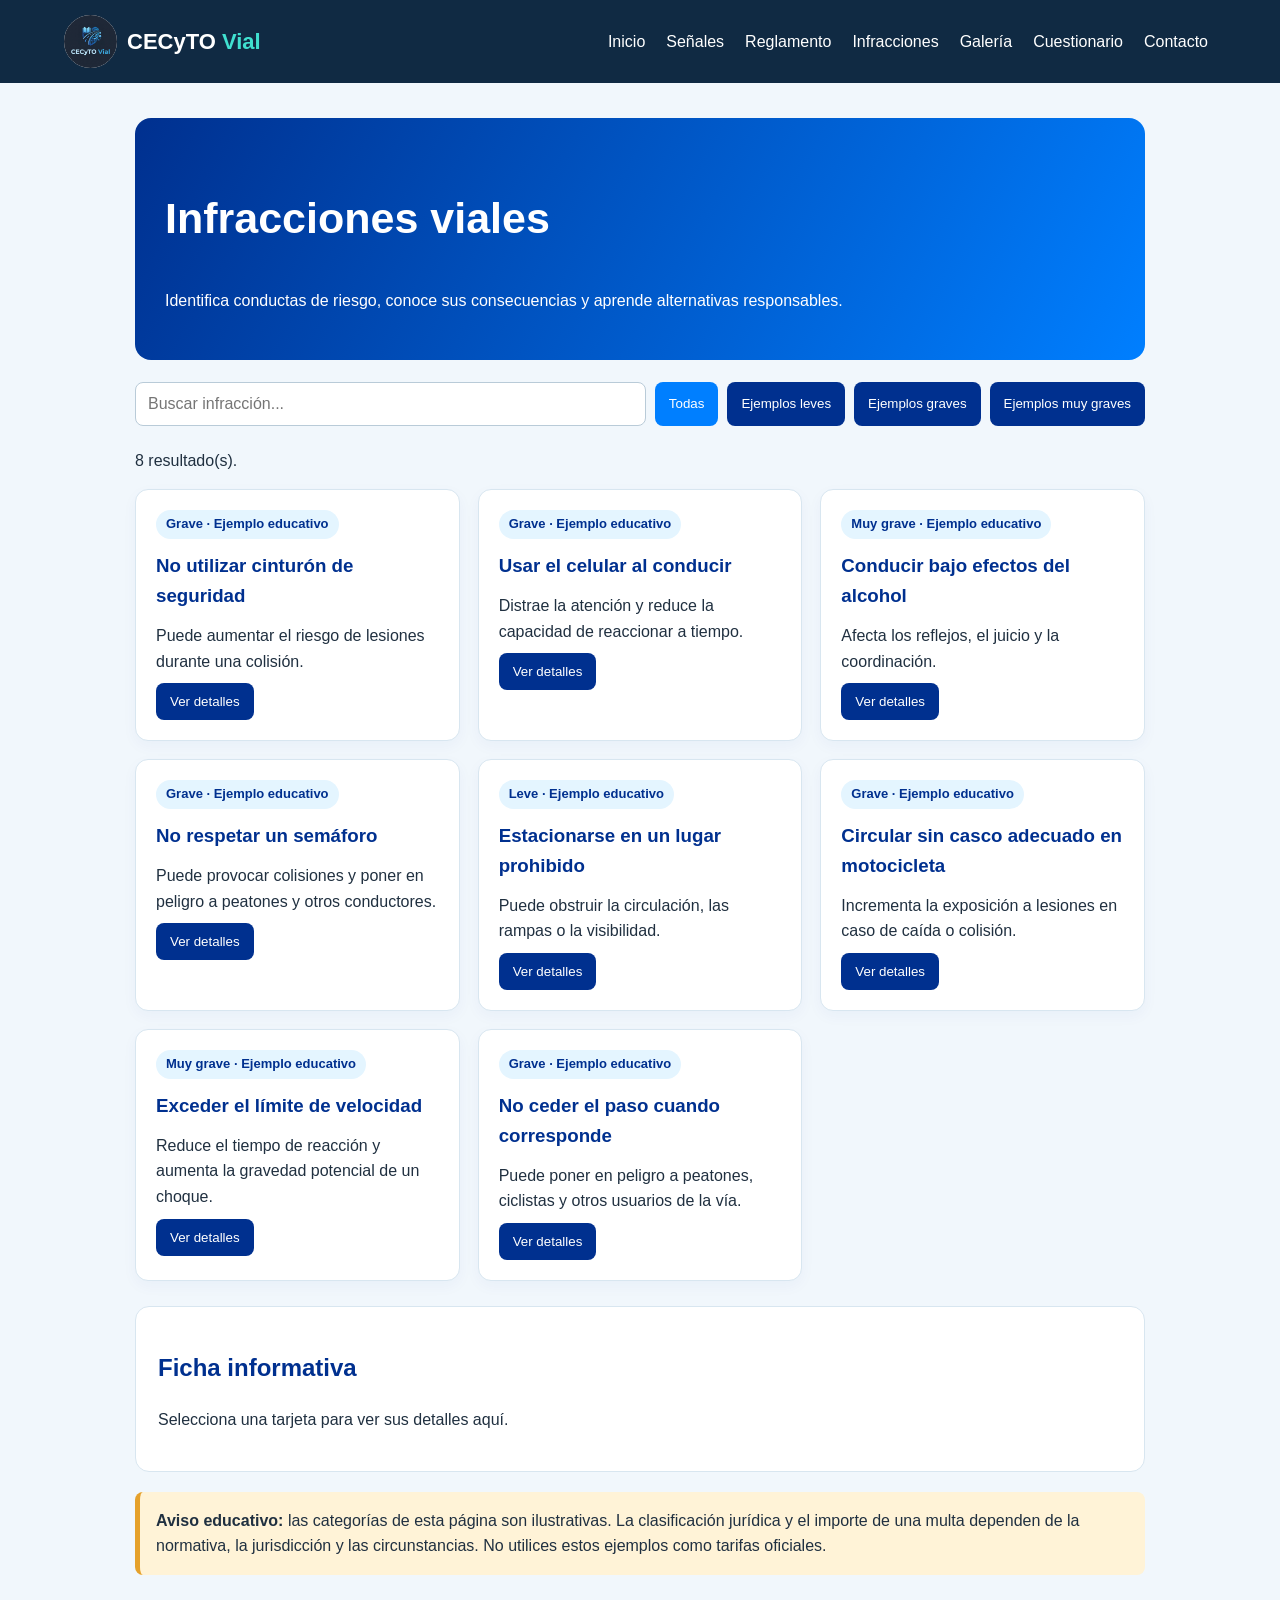
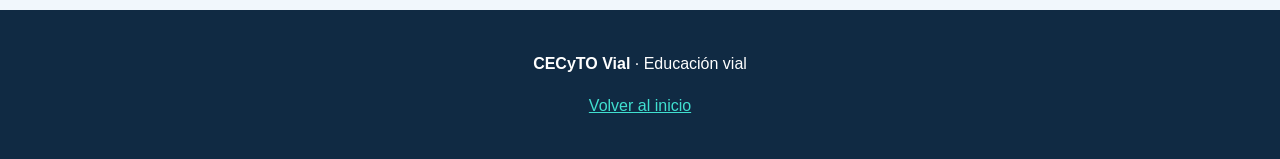
<file: infracciones.html>
<!DOCTYPE html>
<html lang="es">
<head>
<meta charset="UTF-8">
<meta name="viewport" content="width=device-width, initial-scale=1.0">
<title>CECyTO Vial | Infracciones</title>

<style>
:root{
  --azul:#007FFF;
  --marino:#00308F;
  --oscuro:#102A43;
  --turquesa:#40E0D0;
  --fondo:#F1F7FC;
}

*{box-sizing:border-box}

body{
  margin:0;
  font-family:Arial,sans-serif;
  background:var(--fondo);
  color:#203040;
  line-height:1.6;
}

header{
  background:var(--oscuro);
  color:white;
  padding:15px 5%;
  display:flex;
  justify-content:space-between;
  align-items:center;
  gap:12px;
  flex-wrap:wrap;
}

/* LOGO CECyTO VIAL */
.logo{
  display:flex;
  align-items:center;
  gap:10px;
  font-size:22px;
  font-weight:bold;
  color:white;
  text-decoration:none;
}

.logo img{
  width:53px;
  height:53px;
  object-fit:contain;
  border-radius:50%;
  background:white;
  flex-shrink:0;
}

.logo-texto{
  color:white;
}

.logo-texto span{
  color:var(--turquesa);
}

nav{
  display:flex;
  flex-wrap:wrap;
  gap:5px;
}

nav a{
  color:white;
  text-decoration:none;
  padding:8px;
  border-radius:7px;
}

nav a:hover{
  background:#ffffff25;
}

main{
  max-width:1050px;
  margin:auto;
  padding:35px 20px;
}

h1,h2,h3{
  color:var(--marino);
}

.hero{
  padding:30px;
  background:linear-gradient(120deg,#00308F,#007FFF);
  color:white;
  border-radius:16px;
}

.hero h1{
  color:white;
  font-size:clamp(30px,5vw,43px);
}

.filtros{
  display:flex;
  flex-wrap:wrap;
  gap:9px;
  margin:22px 0;
}

input[type=search]{
  flex:1;
  min-width:190px;
  padding:12px;
  border:1px solid #b9cbd8;
  border-radius:8px;
  font-size:16px;
}

button{
  background:var(--marino);
  color:white;
  border:0;
  padding:11px 14px;
  border-radius:8px;
  cursor:pointer;
}

button:hover,
button.activo{
  background:var(--azul);
}

.grid{
  display:grid;
  grid-template-columns:repeat(auto-fit,minmax(245px,1fr));
  gap:18px;
}

.card{
  background:white;
  border:1px solid #d8e6f0;
  border-radius:13px;
  padding:20px;
  box-shadow:0 5px 15px #00308f0a;
}

.etiqueta{
  display:inline-block;
  background:#e4f5ff;
  color:#00308F;
  padding:4px 10px;
  border-radius:20px;
  font-size:13px;
  font-weight:bold;
}

.card h3{
  margin:12px 0;
}

.card p{
  margin:9px 0;
}

.detalle{
  margin-top:25px;
  background:white;
  border:1px solid #d8e6f0;
  border-radius:14px;
  padding:22px;
}

.nota{
  margin-top:20px;
  background:#fff3d7;
  padding:16px;
  border-left:5px solid #E5A12B;
  border-radius:8px;
}

footer{
  text-align:center;
  background:var(--oscuro);
  color:white;
  padding:25px;
}

footer a{
  color:var(--turquesa);
}

@media(max-width:600px){
  header{justify-content:center}
  .logo{justify-content:center}
  nav{justify-content:center}
  main{padding:25px 14px}
}
</style>
</head>

<body>

<header>
  <a class="logo" href="index.html">
    <img src="logo cecyto.jpeg" alt="Logo de CECyTO Vial">
    <span class="logo-texto">CECyTO <span>Vial</span></span>
  </a>

  <nav aria-label="Menú principal">
    <a href="index.html">Inicio</a>
    <a href="senales.html">Señales</a>
    <a href="reglamento.html">Reglamento</a>
    <a href="infracciones.html">Infracciones</a>
    <a href="galeria.html">Galería</a>
    <a href="cuestionario.html">Cuestionario</a>
    <a href="contacto.html">Contacto</a>
  </nav>
</header>

<main>

<section class="hero">
  <h1>Infracciones viales</h1>
  <p>Identifica conductas de riesgo, conoce sus consecuencias y aprende alternativas responsables.</p>
</section>

<div class="filtros">
  <input type="search" id="buscar"
    placeholder="Buscar infracción..."
    aria-label="Buscar infracciones">

  <button class="activo" data-cat="Todas">Todas</button>
  <button data-cat="Leve">Ejemplos leves</button>
  <button data-cat="Grave">Ejemplos graves</button>
  <button data-cat="Muy grave">Ejemplos muy graves</button>
</div>

<p id="contador" aria-live="polite"></p>

<section class="grid" id="tarjetas"></section>

<section class="detalle" id="detalle">
  <h2>Ficha informativa</h2>
  <p>Selecciona una tarjeta para ver sus detalles aquí.</p>
  <div id="info"></div>
</section>

<div class="nota">
  <strong>Aviso educativo:</strong> las categorías de esta página son ilustrativas.
  La clasificación jurídica y el importe de una multa dependen de la normativa,
  la jurisdicción y las circunstancias. No utilices estos ejemplos como tarifas oficiales.
</div>

</main>

<footer>
  <p><strong>CECyTO Vial</strong> · Educación vial</p>
  <p><a href="index.html">Volver al inicio</a></p>
</footer>

<script>
const infracciones=[
{
  id:1,
  nombre:"No utilizar cinturón de seguridad",
  categoria:"Grave",
  riesgo:"Puede aumentar el riesgo de lesiones durante una colisión.",
  prevencion:"Abrocha el cinturón antes de iniciar el viaje y verifica que los ocupantes lo utilicen.",
  multa:"No especificada"
},
{
  id:2,
  nombre:"Usar el celular al conducir",
  categoria:"Grave",
  riesgo:"Distrae la atención y reduce la capacidad de reaccionar a tiempo.",
  prevencion:"Configura tu ruta antes de arrancar y detente en un lugar seguro si necesitas usar el teléfono.",
  multa:"No especificada"
},
{
  id:3,
  nombre:"Conducir bajo efectos del alcohol",
  categoria:"Muy grave",
  riesgo:"Afecta los reflejos, el juicio y la coordinación.",
  prevencion:"No conduzcas. Utiliza transporte seguro o designa a una persona que no haya consumido alcohol.",
  multa:"No especificada"
},
{
  id:4,
  nombre:"No respetar un semáforo",
  categoria:"Grave",
  riesgo:"Puede provocar colisiones y poner en peligro a peatones y otros conductores.",
  prevencion:"Observa el semáforo, las señales y las indicaciones de los agentes.",
  multa:"No especificada"
},
{
  id:5,
  nombre:"Estacionarse en un lugar prohibido",
  categoria:"Leve",
  riesgo:"Puede obstruir la circulación, las rampas o la visibilidad.",
  prevencion:"Busca un espacio autorizado y verifica las señales del lugar.",
  multa:"No especificada"
},
{
  id:6,
  nombre:"Circular sin casco adecuado en motocicleta",
  categoria:"Grave",
  riesgo:"Incrementa la exposición a lesiones en caso de caída o colisión.",
  prevencion:"Utiliza un casco adecuado, bien ajustado y abrochado, conforme a la normativa aplicable.",
  multa:"No especificada"
},
{
  id:7,
  nombre:"Exceder el límite de velocidad",
  categoria:"Muy grave",
  riesgo:"Reduce el tiempo de reacción y aumenta la gravedad potencial de un choque.",
  prevencion:"Respeta los límites señalados y adapta la velocidad a las condiciones de la vía.",
  multa:"No especificada"
},
{
  id:8,
  nombre:"No ceder el paso cuando corresponde",
  categoria:"Grave",
  riesgo:"Puede poner en peligro a peatones, ciclistas y otros usuarios de la vía.",
  prevencion:"Observa los cruces, señales y reglas de prioridad antes de avanzar.",
  multa:"No especificada"
}
];

let categoria="Todas";

function escapar(texto){
  return String(texto).replace(/[&<>"']/g,caracter=>({
    "&":"&amp;",
    "<":"&lt;",
    ">":"&gt;",
    '"':"&quot;",
    "'":"&#39;"
  }[caracter]));
}

function renderizar(){
  const texto=document.getElementById("buscar")
    .value.toLowerCase().trim();

  const datos=infracciones.filter(i=>
    (categoria==="Todas"||i.categoria===categoria)&&
    (i.nombre+" "+i.categoria+" "+i.riesgo+" "+i.prevencion)
      .toLowerCase().includes(texto)
  );

  document.getElementById("contador").textContent=
    datos.length+" resultado(s).";

  const contenedor=document.getElementById("tarjetas");

  if(!datos.length){
    contenedor.innerHTML="<p>No se encontraron infracciones.</p>";
    return;
  }

  contenedor.innerHTML=datos.map(i=>`
    <article class="card">
      <span class="etiqueta">
        ${escapar(i.categoria)} · Ejemplo educativo
      </span>
      <h3>${escapar(i.nombre)}</h3>
      <p>${escapar(i.riesgo)}</p>
      <button type="button" data-detalle="${i.id}">
        Ver detalles
      </button>
    </article>
  `).join("");

  contenedor.querySelectorAll("[data-detalle]").forEach(b=>{
    b.addEventListener("click",()=>{
      mostrarDetalle(Number(b.dataset.detalle));
    });
  });
}

function mostrarDetalle(id){
  const i=infracciones.find(x=>x.id===id);
  if(!i)return;

  document.getElementById("info").innerHTML=`
    <h3>${escapar(i.nombre)}</h3>
    <p><strong>Clasificación ilustrativa:</strong> ${escapar(i.categoria)}</p>
    <p><strong>Riesgo:</strong> ${escapar(i.riesgo)}</p>
    <p><strong>Prevención:</strong> ${escapar(i.prevencion)}</p>
    <p><strong>Importe oficial:</strong> ${escapar(i.multa)}</p>
    <p>Consulta a la autoridad competente para verificar la sanción aplicable.</p>
  `;

  document.getElementById("detalle")
    .scrollIntoView({behavior:"smooth",block:"start"});
}

document.getElementById("buscar")
  .addEventListener("input",renderizar);

document.querySelectorAll("[data-cat]").forEach(b=>{
  b.addEventListener("click",()=>{
    categoria=b.dataset.cat;

    document.querySelectorAll("[data-cat]")
      .forEach(x=>x.classList.remove("activo"));

    b.classList.add("activo");
    renderizar();
  });
});

renderizar();
</script>

</body>
</html>
</file>
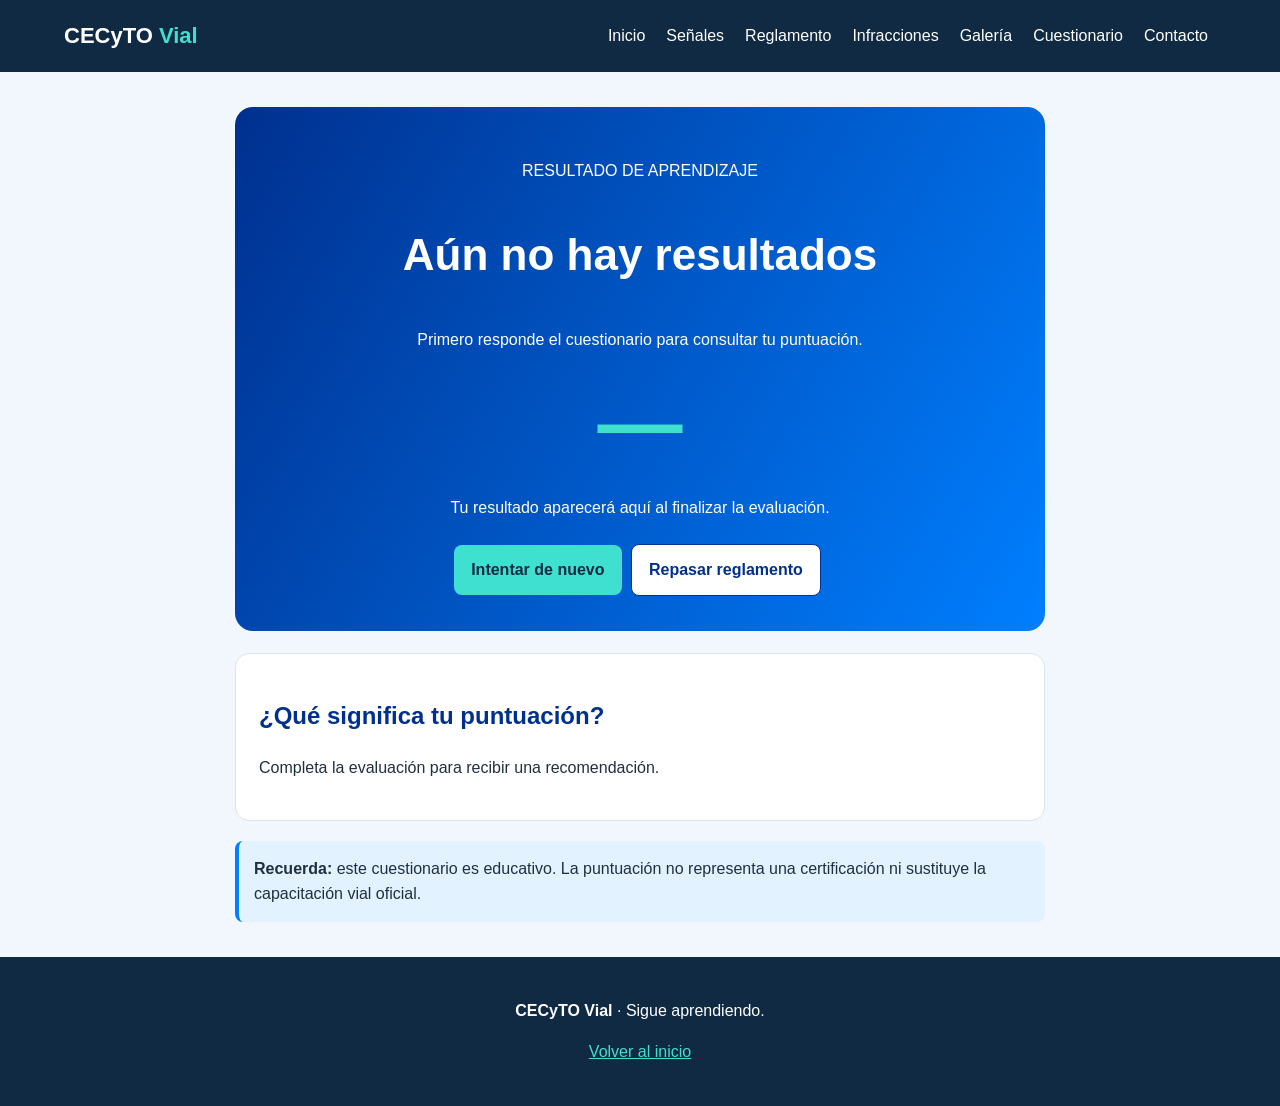
<file: resultado.html>
<!DOCTYPE html>
<html lang="es">
<head>
<meta charset="UTF-8">
<meta name="viewport" content="width=device-width, initial-scale=1.0">
<title>CECyTO Vial | Resultados</title>
<style>
:root{--azul:#007FFF;--marino:#00308F;--oscuro:#102A43;--turquesa:#40E0D0;--fondo:#F1F7FC}
*{box-sizing:border-box}
body{margin:0;font-family:Arial,sans-serif;background:var(--fondo);color:#203040;line-height:1.6}
header{background:var(--oscuro);color:white;padding:15px 5%;display:flex;justify-content:space-between;align-items:center;gap:12px;flex-wrap:wrap}
.logo{font-size:22px;font-weight:bold;color:white;text-decoration:none}
.logo span{color:var(--turquesa)}
nav{display:flex;flex-wrap:wrap;gap:5px}
nav a{color:white;text-decoration:none;padding:8px;border-radius:7px}
nav a:hover{background:#ffffff25}
main{max-width:850px;margin:auto;padding:35px 20px}
.hero{background:linear-gradient(120deg,#00308F,#007FFF);padding:35px;border-radius:18px;color:white;text-align:center}
.hero h1{color:white;font-size:clamp(30px,5vw,44px)}
.puntaje{font-size:clamp(55px,12vw,85px);font-weight:bold;color:var(--turquesa);line-height:1.3}
.card{margin-top:22px;background:white;border:1px solid #d8e6f0;border-radius:14px;padding:23px}
h2{color:var(--marino)}
button,.boton{display:inline-block;margin:8px 5px 0 0;padding:12px 17px;border:0;border-radius:8px;background:var(--turquesa);color:var(--oscuro);font-weight:bold;text-decoration:none;cursor:pointer}
button:hover,.boton:hover{filter:brightness(.94)}
.secundario{background:white;color:var(--marino);border:1px solid var(--marino)}
.aviso{background:#e2f2ff;border-left:4px solid var(--azul);padding:15px;border-radius:8px;margin-top:20px}
footer{text-align:center;background:var(--oscuro);color:white;padding:25px}
footer a{color:var(--turquesa)}
@media(max-width:600px){header{justify-content:center}nav{justify-content:center}main{padding:25px 14px}.hero{padding:25px 15px}}
</style>
</head>
<body>
<header>
<a class="logo" href="index.html">CECyTO <span>Vial</span></a>
<nav aria-label="Menú principal">
<a href="index.html">Inicio</a><a href="senales.html">Señales</a>
<a href="reglamento.html">Reglamento</a><a href="infracciones.html">Infracciones</a>
<a href="galeria.html">Galería</a><a href="cuestionario.html">Cuestionario</a>
<a href="contacto.html">Contacto</a>
</nav>
</header>

<main>
<section class="hero">
<p>RESULTADO DE APRENDIZAJE</p>
<h1 id="titulo">Tu resultado</h1>
<p id="mensaje">Completa el cuestionario para conocer tu puntuación.</p>
<div class="puntaje" id="puntaje">—</div>
<p id="detalle"></p>
<div>
<a class="boton" href="cuestionario.html">Intentar de nuevo</a>
<a class="boton secundario" href="reglamento.html">Repasar reglamento</a>
</div>
</section>

<section class="card">
<h2>¿Qué significa tu puntuación?</h2>
<p id="recomendacion">Completa la evaluación para recibir una recomendación.</p>
</section>

<section class="aviso">
<strong>Recuerda:</strong> este cuestionario es educativo. La puntuación no representa una certificación ni sustituye la capacitación vial oficial.
</section>
</main>

<footer>
<p><strong>CECyTO Vial</strong> · Sigue aprendiendo.</p>
<p><a href="index.html">Volver al inicio</a></p>
</footer>

<script>
const puntajeElemento=document.getElementById("puntaje");

try{
 const puntaje=localStorage.getItem("cecytoPuntaje");
 const correctas=localStorage.getItem("cecytoCorrectas");
 const total=localStorage.getItem("cecytoTotal");

 if(puntaje!==null&&correctas!==null&&total!==null){
  const p=Number(puntaje);
  puntajeElemento.textContent=p+"%";
  document.getElementById("detalle").textContent=
   correctas+" respuestas correctas de "+total+" preguntas.";

  if(p>=80){
   document.getElementById("titulo").textContent="¡Excelente trabajo!";
   document.getElementById("mensaje").textContent="Has demostrado buenos conocimientos de seguridad vial.";
   document.getElementById("recomendacion").textContent="Continúa practicando y comparte hábitos responsables con otros usuarios de la vía.";
  }else if(p>=60){
   document.getElementById("titulo").textContent="¡Vas por buen camino!";
   document.getElementById("mensaje").textContent="Ya tienes conocimientos importantes que puedes seguir reforzando.";
   document.getElementById("recomendacion").textContent="Repasa las señales y el reglamento, después vuelve a realizar el cuestionario.";
  }else{
   document.getElementById("titulo").textContent="¡Sigamos aprendiendo!";
   document.getElementById("mensaje").textContent="Repasar los temas te ayudará a mejorar tu resultado.";
   document.getElementById("recomendacion").textContent="Comienza por las señales, la seguridad del vehículo y las conductas preventivas.";
  }
 }else{
  puntajeElemento.textContent="—";
  document.getElementById("titulo").textContent="Aún no hay resultados";
  document.getElementById("mensaje").textContent="Primero responde el cuestionario para consultar tu puntuación.";
  document.getElementById("detalle").textContent="Tu resultado aparecerá aquí al finalizar la evaluación.";
 }
}catch(error){
 puntajeElemento.textContent="—";
 document.getElementById("mensaje").textContent="Este navegador no permite consultar los resultados guardados.";
}
</script>
</body>
</html>
</file>
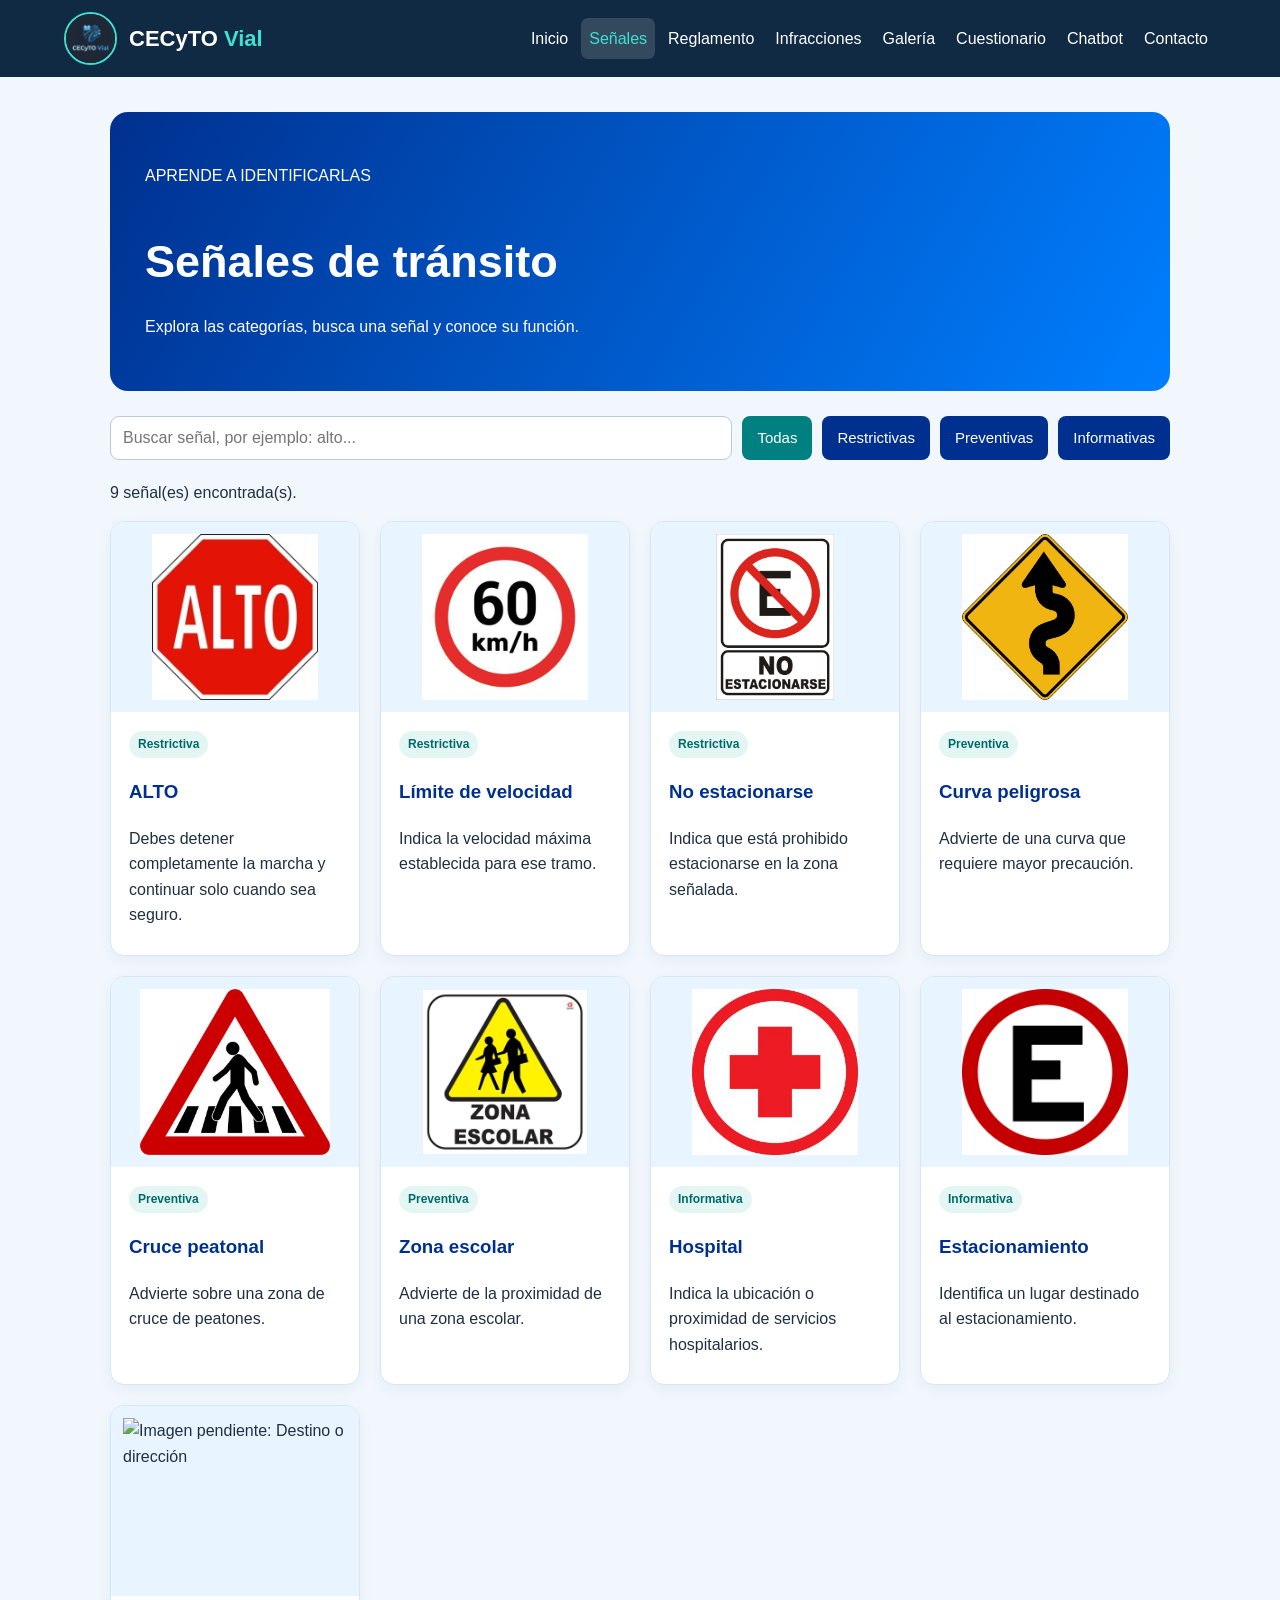
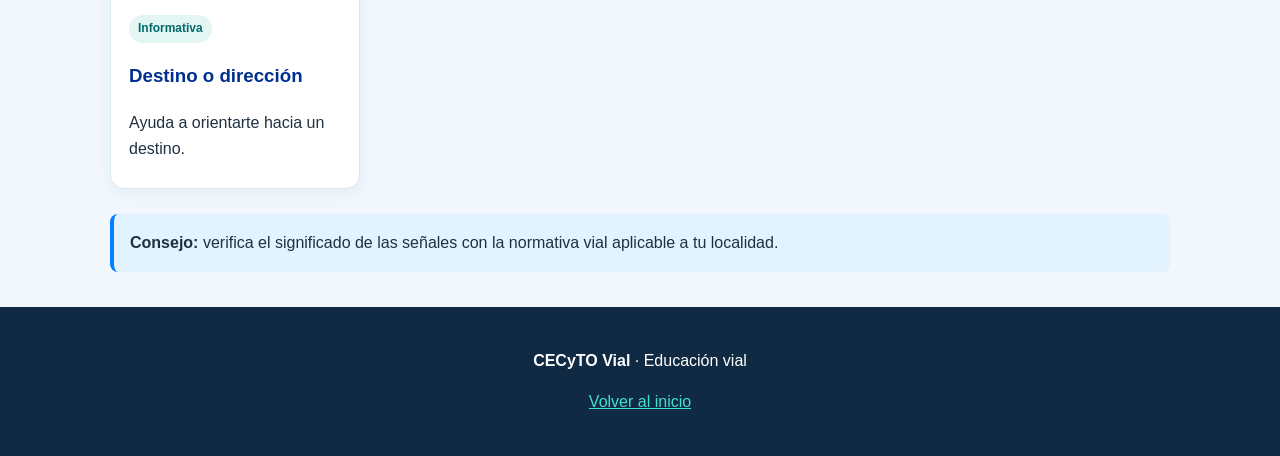
<file: senales.html>
<!DOCTYPE html>
<html lang="es">
<head>
<meta charset="UTF-8">
<meta name="viewport" content="width=device-width, initial-scale=1.0">
<title>CECyTO Vial | Señales</title>

<style>
:root {
  --azul:#007FFF;
  --marino:#00308F;
  --oscuro:#102A43;
  --turquesa:#40E0D0;
  --fondo:#F1F7FC;
  --blanco:#FFFFFF;
}

* { box-sizing:border-box; }

body {
  margin:0;
  font-family:Arial,sans-serif;
  background:var(--fondo);
  color:#203040;
  line-height:1.6;
}

/* ENCABEZADO Y LOGO */
header {
  background:var(--oscuro);
  color:white;
  padding:12px 5%;
  display:flex;
  justify-content:space-between;
  align-items:center;
  gap:15px;
  flex-wrap:wrap;
}

.logo {
  display:flex;
  align-items:center;
  gap:12px;
  font-size:22px;
  font-weight:bold;
  color:white;
  text-decoration:none;
  flex-shrink:0;
}

.logo img {
  width:53px;
  height:53px;
  object-fit:contain;
  border-radius:50%;
  border:2px solid var(--turquesa);
  background:var(--oscuro);
}

.logo-texto span { color:var(--turquesa); }

nav {
  display:flex;
  flex-wrap:wrap;
  gap:5px;
}

nav a {
  color:white;
  text-decoration:none;
  padding:8px;
  border-radius:7px;
}

nav a:hover,
nav a[aria-current="page"] {
  background:#ffffff25;
  color:var(--turquesa);
}

/* CONTENIDO */
main {
  max-width:1100px;
  margin:auto;
  padding:35px 20px;
}

h1,h2,h3 { color:var(--marino); }

.intro {
  background:linear-gradient(120deg,#00308F,#007FFF);
  padding:35px;
  border-radius:18px;
  color:white;
  margin-bottom:25px;
}

.intro h1 {
  color:white;
  font-size:clamp(30px,5vw,45px);
  margin-bottom:10px;
}

.intro p { max-width:700px; }

.filtros {
  display:flex;
  flex-wrap:wrap;
  gap:10px;
  margin:20px 0;
}

input[type="search"] {
  flex:1;
  min-width:190px;
  padding:12px;
  border:1px solid #b9cbd8;
  border-radius:9px;
  font-size:16px;
}

button {
  padding:11px 15px;
  border:0;
  border-radius:8px;
  background:var(--marino);
  color:white;
  cursor:pointer;
  font-size:15px;
}

button:hover { background:var(--azul); }

button.activo {
  background:#008080;
  color:white;
}

.grid {
  display:grid;
  grid-template-columns:repeat(auto-fit,minmax(230px,1fr));
  gap:20px;
}

.card {
  background:white;
  border:1px solid #d8e6f0;
  border-radius:14px;
  overflow:hidden;
  box-shadow:0 5px 15px #00308f0d;
}

.card img {
  display:block;
  width:100%;
  height:190px;
  object-fit:contain;
  background:#e8f4ff;
  padding:12px;
}

.card-body { padding:18px; }

.tipo {
  display:inline-block;
  background:#e3f6f4;
  color:#006a69;
  padding:4px 9px;
  border-radius:20px;
  font-size:12px;
  font-weight:bold;
}

.card p { margin:9px 0; }

.aviso {
  margin-top:25px;
  padding:16px;
  background:#e2f2ff;
  border-left:4px solid var(--azul);
  border-radius:8px;
}

footer {
  text-align:center;
  background:var(--oscuro);
  color:white;
  padding:25px;
}

footer a { color:var(--turquesa); }

@media(max-width:850px) {
  header { justify-content:center; }
  nav { justify-content:center; }
}

@media(max-width:600px) {
  .logo img {
    width:45px;
    height:45px;
  }

  .intro { padding:25px 20px; }
  main { padding:25px 14px; }
}
</style>
</head>

<body>

<header>
  <a class="logo" href="index.html">
    <img src="logo cecyto.jpeg" alt="Logo de CECyTO Vial">
    <span class="logo-texto">CECyTO <span>Vial</span></span>
  </a>

  <nav aria-label="Menú principal">
    <a href="index.html">Inicio</a>
    <a href="senales.html" aria-current="page">Señales</a>
    <a href="reglamento.html">Reglamento</a>
    <a href="infracciones.html">Infracciones</a>
    <a href="galeria.html">Galería</a>
    <a href="cuestionario.html">Cuestionario</a>
    <a href="chatbot.html">Chatbot</a>
    <a href="contacto.html">Contacto</a>
  </nav>
</header>

<main>
  <section class="intro">
    <p>APRENDE A IDENTIFICARLAS</p>
    <h1>Señales de tránsito</h1>
    <p>Explora las categorías, busca una señal y conoce su función.</p>
  </section>

  <div class="filtros">
    <input type="search" id="buscar"
      placeholder="Buscar señal, por ejemplo: alto..."
      aria-label="Buscar señales">

    <button class="activo" data-tipo="Todas">Todas</button>
    <button data-tipo="Restrictiva">Restrictivas</button>
    <button data-tipo="Preventiva">Preventivas</button>
    <button data-tipo="Informativa">Informativas</button>
  </div>

  <p id="contador" aria-live="polite"></p>
  <section class="grid" id="lista"></section>

  <div class="aviso">
    <strong>Consejo:</strong> verifica el significado de las señales
    con la normativa vial aplicable a tu localidad.
  </div>
</main>

<footer>
  <p><strong>CECyTO Vial</strong> · Educación vial</p>
  <p><a href="index.html">Volver al inicio</a></p>
</footer>

<script>
const senales = [
  {
    nombre:"ALTO",
    tipo:"Restrictiva",
    descripcion:"Debes detener completamente la marcha y continuar solo cuando sea seguro.",
    imagen:"alto.jpeg"
  },
  {
    nombre:"Límite de velocidad",
    tipo:"Restrictiva",
    descripcion:"Indica la velocidad máxima establecida para ese tramo.",
    imagen:"llimite.jpeg"
  },
  {
    nombre:"No estacionarse",
    tipo:"Restrictiva",
    descripcion:"Indica que está prohibido estacionarse en la zona señalada.",
    imagen:"no estacionarse.jpeg"
  },
  {
    nombre:"Curva peligrosa",
    tipo:"Preventiva",
    descripcion:"Advierte de una curva que requiere mayor precaución.",
    imagen:"curva peligrosa.jpeg"
  },
  {
    nombre:"Cruce peatonal",
    tipo:"Preventiva",
    descripcion:"Advierte sobre una zona de cruce de peatones.",
    imagen:"cruce peatonal.jpeg"
  },
  {
    nombre:"Zona escolar",
    tipo:"Preventiva",
    descripcion:"Advierte de la proximidad de una zona escolar.",
    imagen:"escolar.jpeg"
  },
  {
    nombre:"Hospital",
    tipo:"Informativa",
    descripcion:"Indica la ubicación o proximidad de servicios hospitalarios.",
    imagen:"hospital.jpeg"
  },
  {
    nombre:"Estacionamiento",
    tipo:"Informativa",
    descripcion:"Identifica un lugar destinado al estacionamiento.",
    imagen:"estacionamiento.jpeg"
  },
  {
    nombre:"Destino o dirección",
    tipo:"Informativa",
    descripcion:"Ayuda a orientarte hacia un destino.",
    imagen:""
  }
];

let categoria = "Todas";

function dibujar() {
  const texto = document.getElementById("buscar").value
    .trim().toLowerCase();

  const filtradas = senales.filter(s =>
    (categoria === "Todas" || s.tipo === categoria) &&
    (s.nombre + " " + s.tipo + " " + s.descripcion)
      .toLowerCase().includes(texto)
  );

  document.getElementById("contador").textContent =
    filtradas.length + " señal(es) encontrada(s).";

  const lista = document.getElementById("lista");

  if (!filtradas.length) {
    lista.innerHTML = "<p>No se encontraron señales.</p>";
    return;
  }

  lista.innerHTML = filtradas.map(s => `
    <article class="card">
      <img src="${s.imagen}" alt="${s.nombre}"
        onerror="this.onerror=null;this.removeAttribute('src');this.alt='Imagen pendiente: ${s.nombre}'">
      <div class="card-body">
        <span class="tipo">${s.tipo}</span>
        <h3>${s.nombre}</h3>
        <p>${s.descripcion}</p>
      </div>
    </article>
  `).join("");
}

document.getElementById("buscar")
  .addEventListener("input", dibujar);

document.querySelectorAll("[data-tipo]").forEach(boton => {
  boton.addEventListener("click", () => {
    categoria = boton.dataset.tipo;

    document.querySelectorAll("[data-tipo]").forEach(b => {
      b.classList.toggle("activo", b === boton);
    });

    dibujar();
  });
});

dibujar();
</script>

</body>
</html>
</file>
